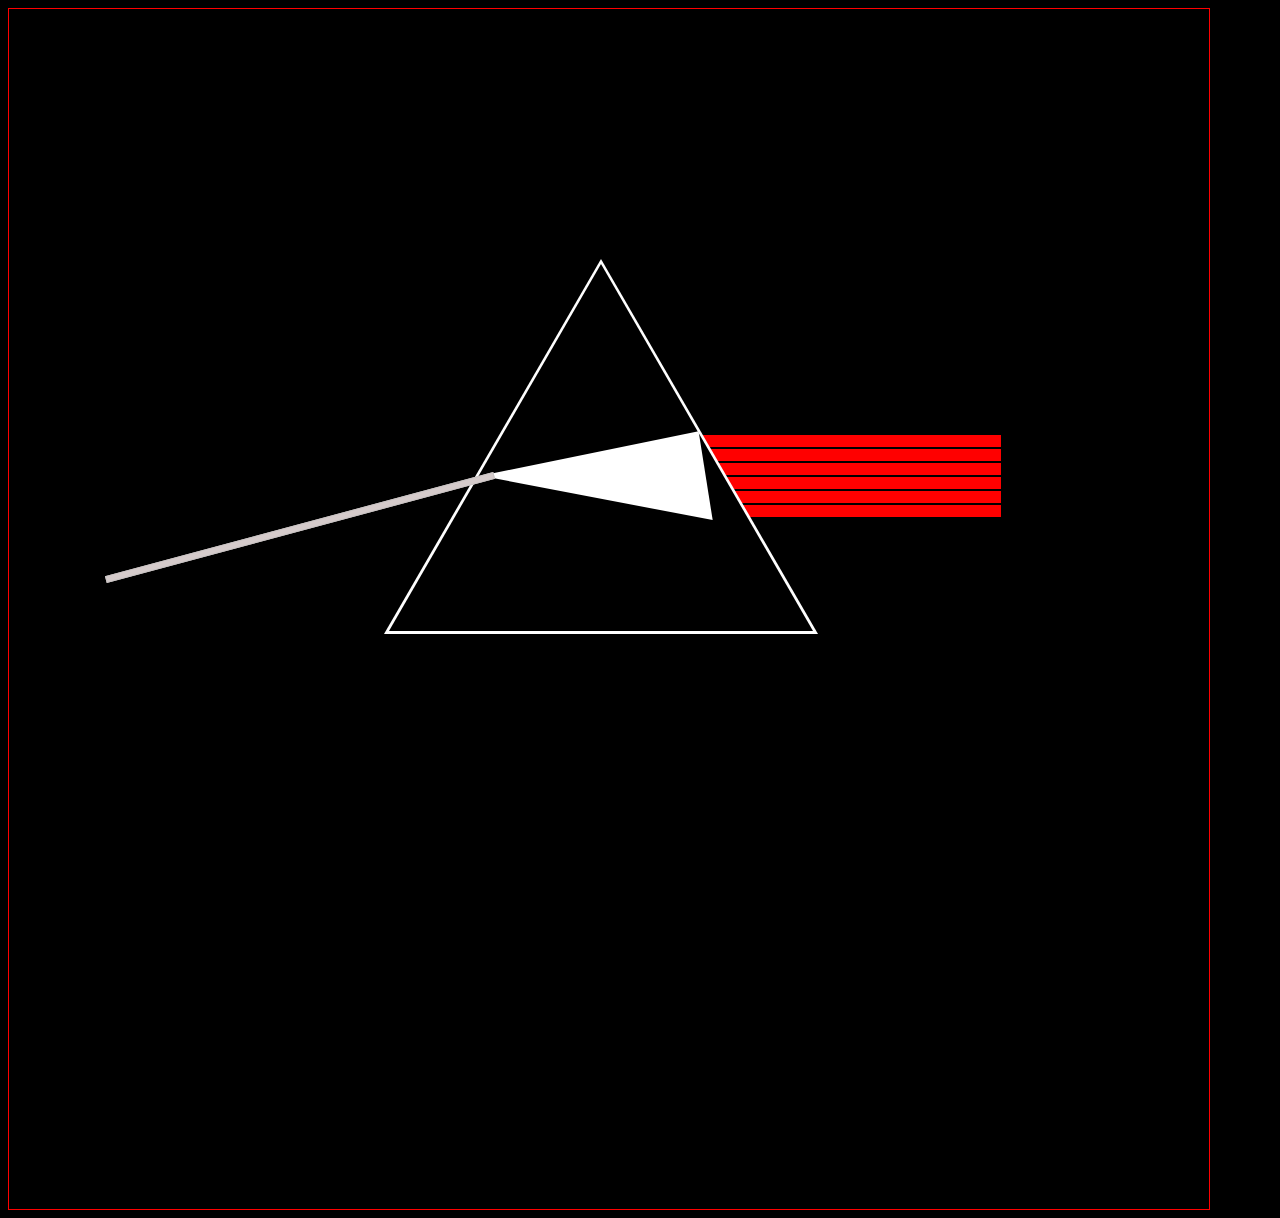
<file: index.html>
<!DOCTYPE html>
<html lang="en">

<head>
    <meta charset="UTF-8">
    <meta name="viewport" content="width=device-width, initial-scale=1.0">
    <title>Document</title>
    <link rel="stylesheet" href="style.css" type="text/css">

</head>

<body>
    <section>
        <main class='container-triangle'>
            <div class="triangle">
                <div class="triangle2">
                    <div class="triangle3"></div>
                </div>
            </div>
        </main>
        <div class="arc">
            <div class="d1"></div>
            <div class="d2"></div>
            <div class="d3"></div>
            <div class="d4"></div>
            <div class="d5"></div>
            <div class="d6"></div>

        </div>
        <div id="trait"></div>
    </section>
</body>

</html>
</file>
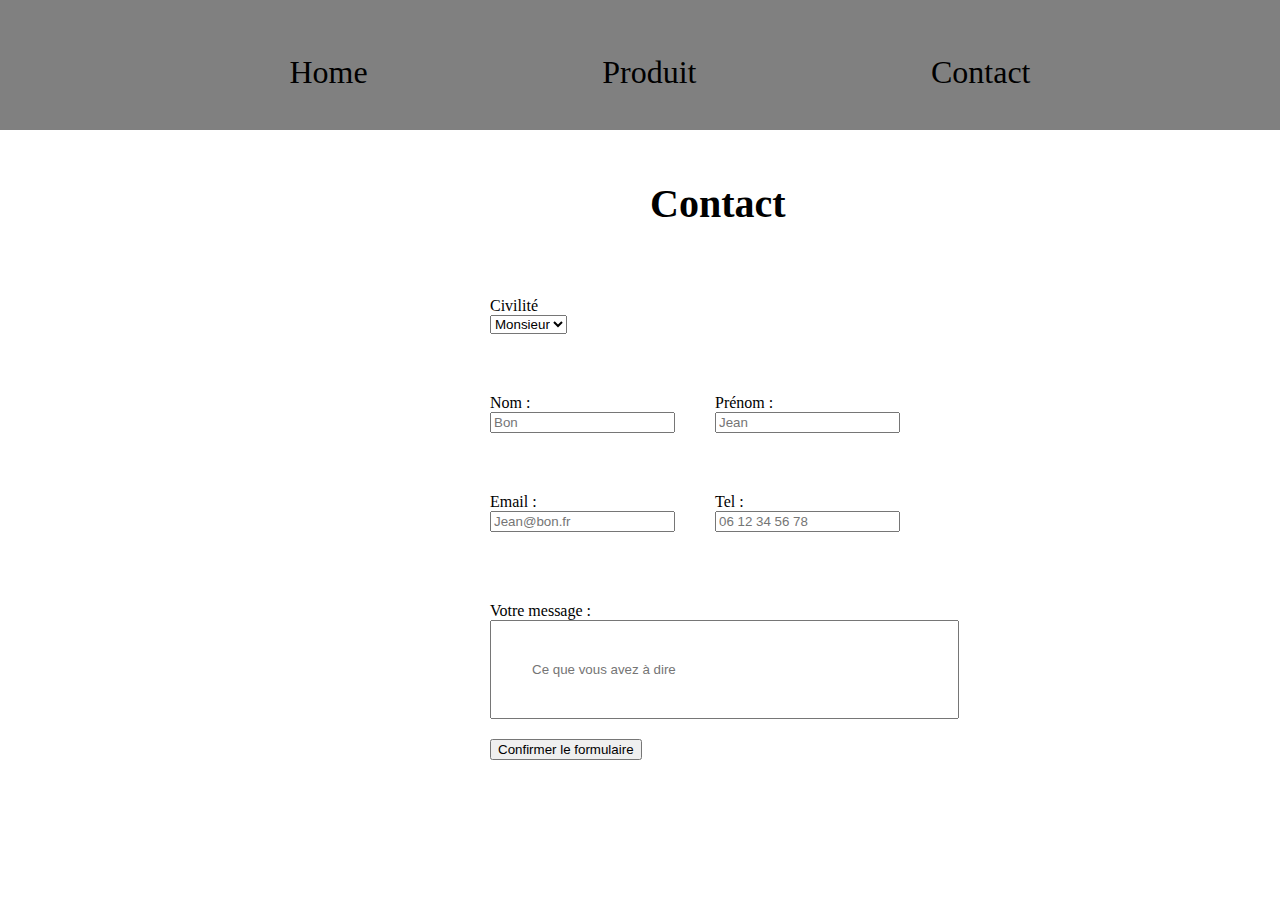
<file: exo1/index.html>
<!DOCTYPE html>
<html lang="fr">
    <head>
        <meta charset="UTF-8">
        <meta name="viewport" content="width=device-width, initial-scale=1.0">
        <title>Document</title>
        <link rel="stylesheet" type="text/css" href="style.css"/>
    </head>
    
    <body>
        <header>
            <nav>
                <ul>
                    <li><a href="index.html">Home</a></li>
                    <li><a href="#">Produit</a></li>
                    <li><a href="#">Contact</a></li>
                </ul>
            </nav>
        </header>

        <main>
            <h2>Contact</h2>
            <section>
                <div>
                    <div class="divitem">
                        <label for="select">Civilité</label>
                        <select name="civilite" id="select">
                            <option value="1">Monsieur</option>
                            <option value="2">Madame</option>
                        </select>
                    </div>
                </div>
                <div>
                    <div class="divitem">
                        <label for="nom">Nom :</label>
                        <input type="text" id="nom" name="surname" required placeholder="Bon">
                    </div>
            
                    <div class="divitem">
                        <label for="prenom">Prénom :</label>
                        <input type="text" id="prenom" name="name" required placeholder="Jean">
                    </div>
                </div>
                <div>
                    <div class="divitem">
                        <label for="email">Email :</label>
                        <input type="email" id="email" name="email" required placeholder="Jean@bon.fr">
                    </div>
                    <div class="divitem">
                        <label for="tel">Tel :</label>
                        <input type="number" id="tel" name="tel" required minlength="10" maxlength="10" placeholder="06 12 34 56 78">
                    </div>
                </div>
            </section>
        </main>

        <footer>
            <div class="divitem">
                <label for="feedback">Votre message :</label>
                <input type="textarea" id="feedback" name="feedback" placeholder="Ce que vous avez à dire">
            </div>
            <button type="submit" class="submit">Confirmer le formulaire</button>
        </footer> 
    </body>
</html>
</file>
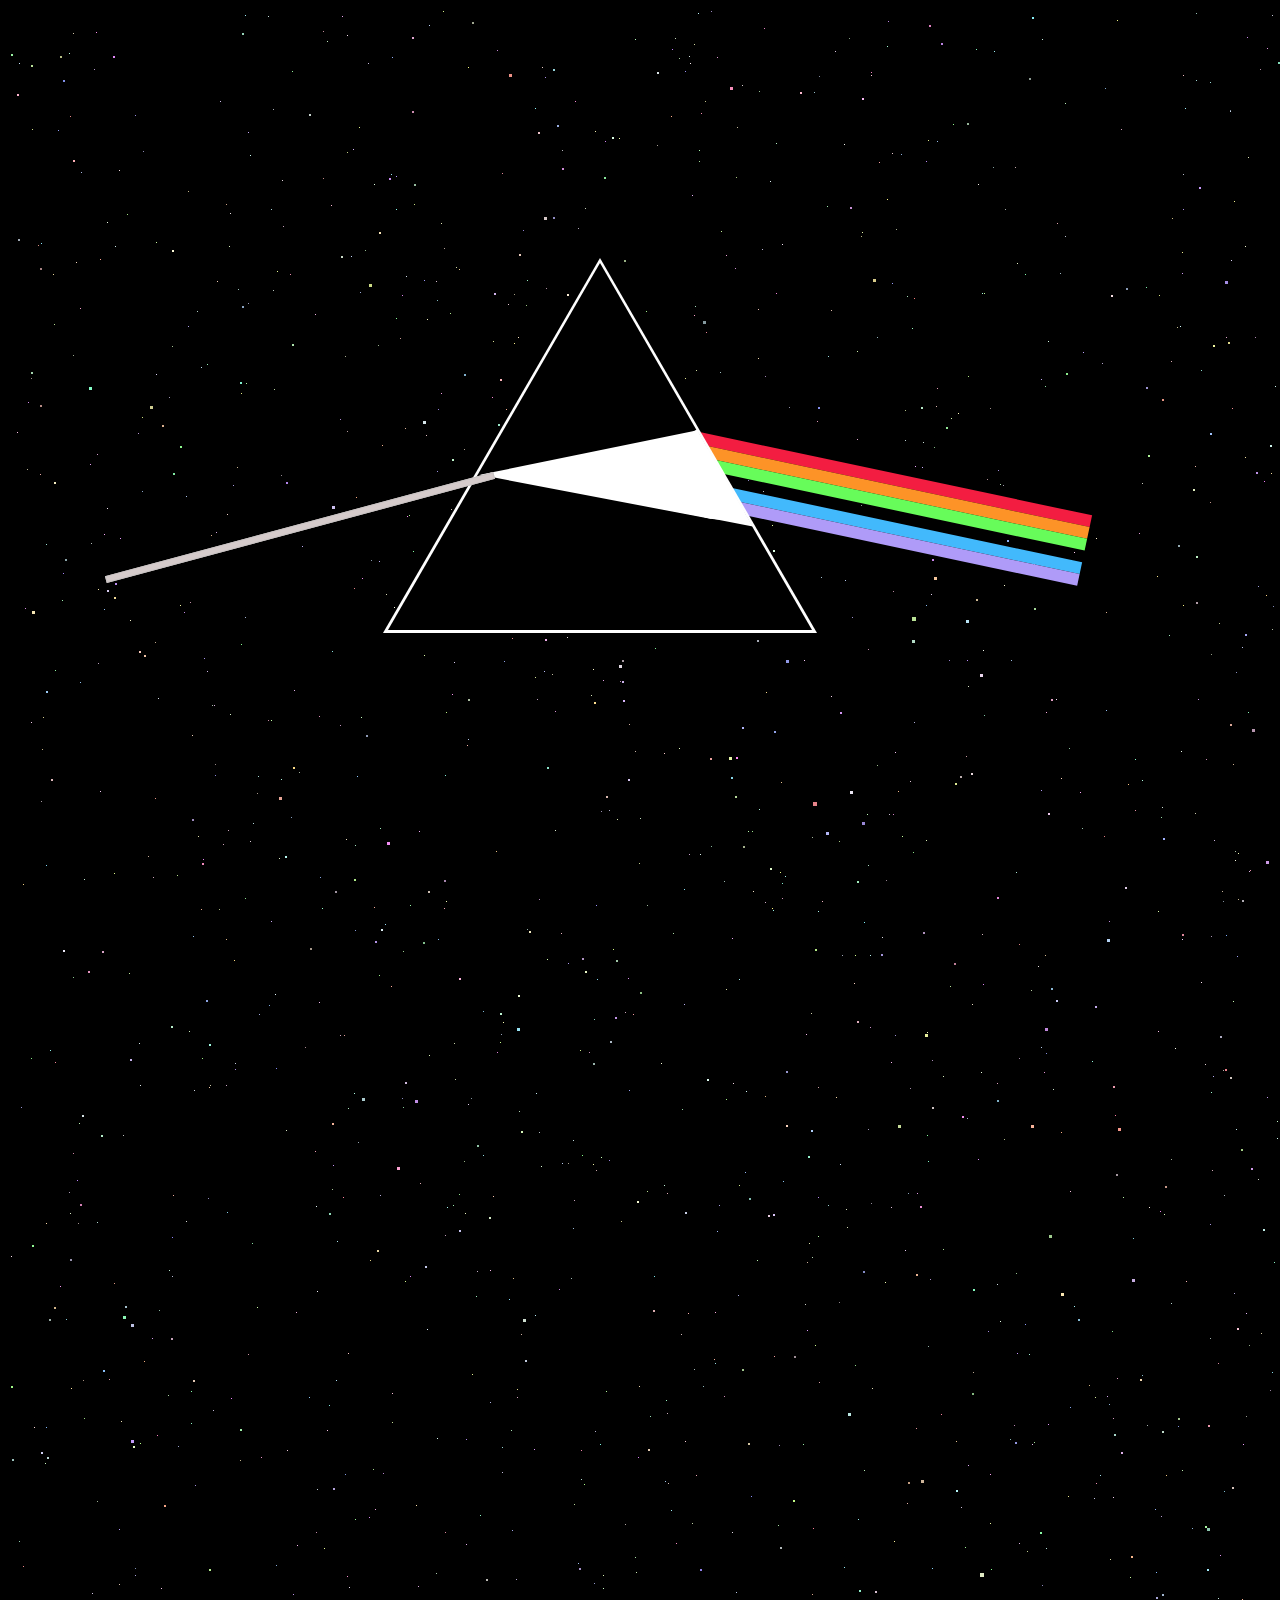
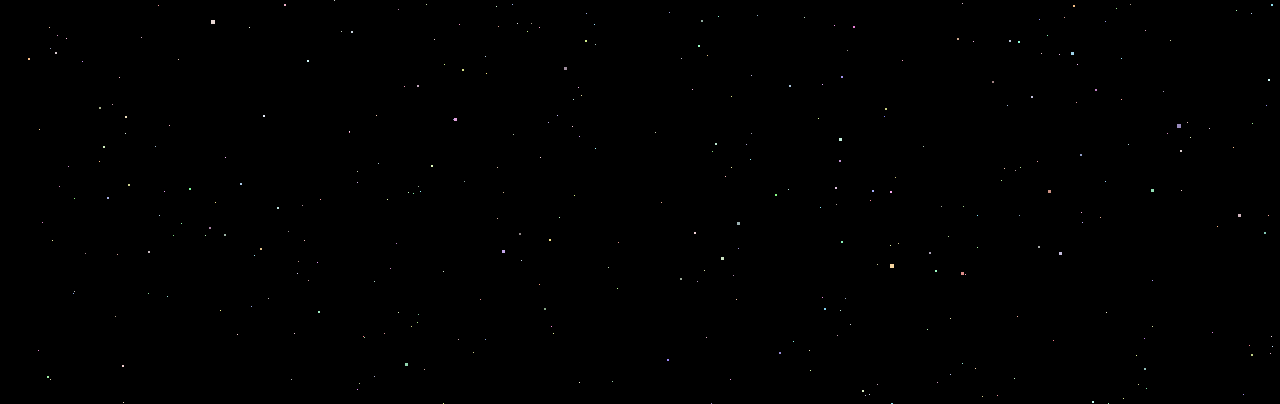
<file: Projet Musique/index.html>
<!DOCTYPE html>
<html lang="fr">
  <head>
    <meta charset="UTF-8" />
    <meta name="viewport" content="width=device-width, initial-scale=1.0" />
    <title>Concour 3WA</title>
    <link rel="stylesheet" href="style.css" type="text/css" />
  </head>

  <body>
    <section>
      <main class="container-triangle">
        <div class="triangle">
          <div class="triangle2">
            <div class="triangle3">
              <div class="triangle4">
                <div class="triangle5"></div>
              </div>
            </div>
          </div>
        </div>
      </main>
      <div id="stars1"></div>
      <div id="stars2"></div>
      <div id="stars3"></div>
      <div id="stars4"></div>
      <div id="stars5"></div>

      <div class="arc">
        <div id="arc1"></div>
        <div id="arc2"></div>
        <div id="arc3"></div>
        <div id="arc4"></div>
        <div id="arc5"></div>
        <div id="arc6"></div>
      </div>
      <div id="trait"></div>
    </section>
  </body>
</html>
</file>
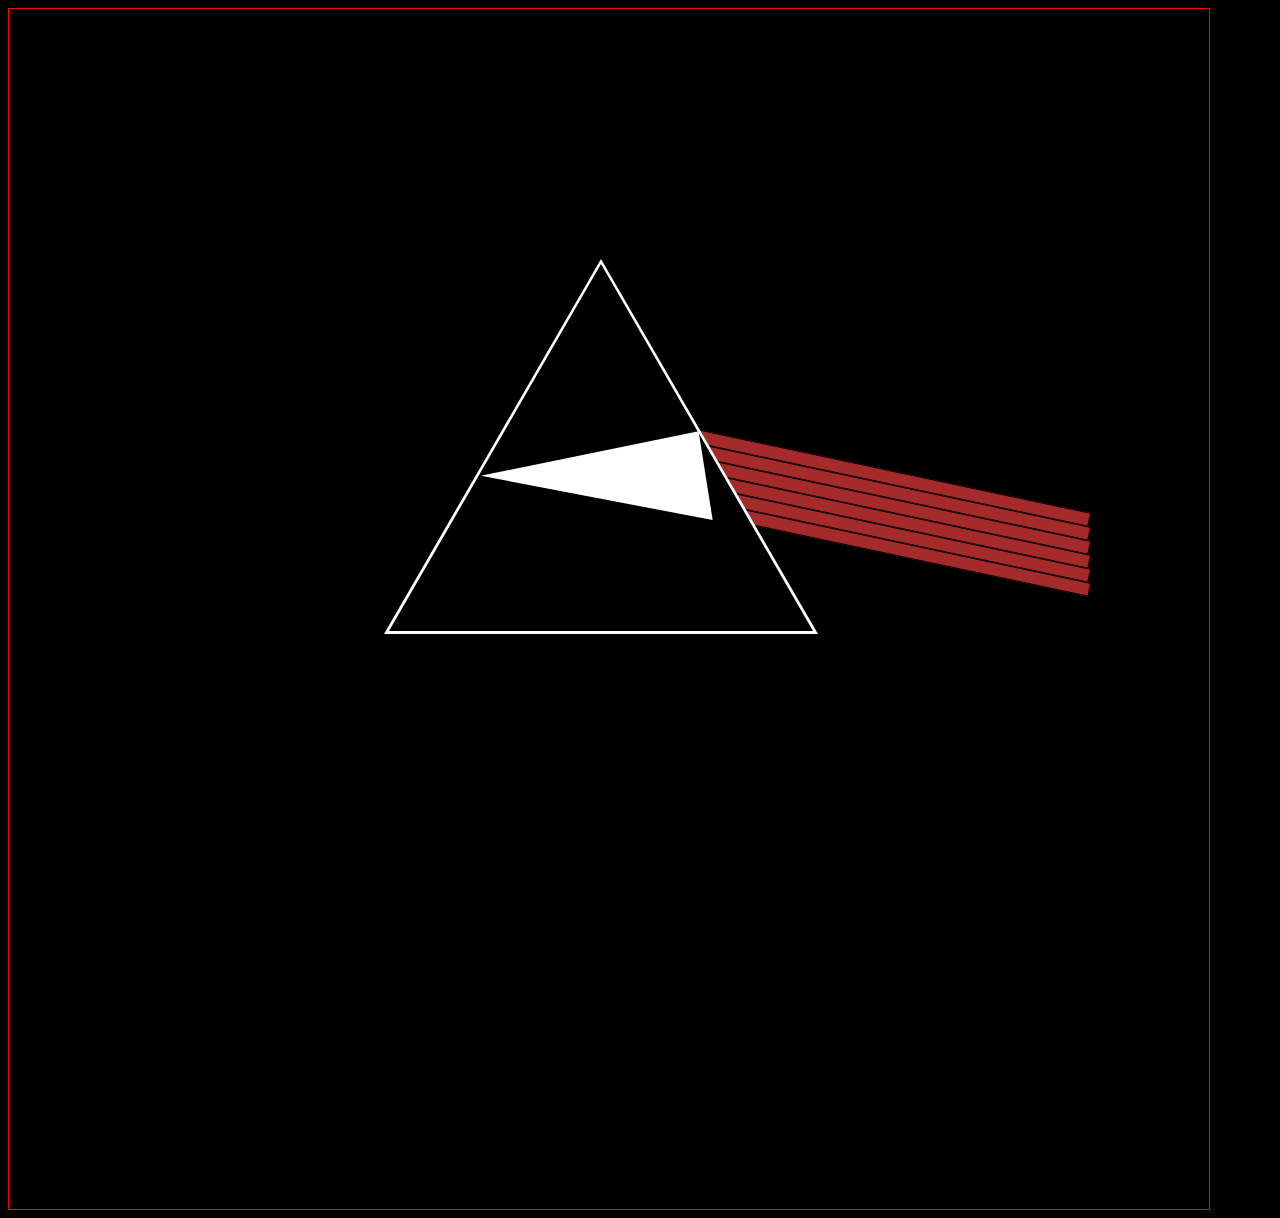
<file: Fabrice/fabrice.html>
<!DOCTYPE html>
<html lang="en">

<head>
    <meta charset="UTF-8">
    <meta name="viewport" content="width=device-width, initial-scale=1.0">
    <title>Document</title>
    <link rel="stylesheet" href="fabrice.css" type="text/css">

</head>

<body>
    <section>
        <main class='container-triangle'>
            <div class="triangle">
                <div class="triangle2">
                    <div class="triangle3"></div>
                </div>
            </div>
        </main>
        <div class="arc">
            <div class="rouge"></div>
            <div class="orange"></div>
            <div class="jaune"></div>
            <div class="vert"></div>
            <div class="bleu"></div>
            <div class="violet"></div>

        </div>
        <div id="trait"></div>
        <div id='stars1'></div>
        <div id='stars2'></div>
        <div id='stars3'></div>
        <div id='stars4'></div>
        <div id='stars5'></div>

    </section>
</body>

</html>
</file>
<file: style.css>
body {
    
   width: 1200px;
   height: 1200px;
    background-color:black ;
    border: 1px solid red;
    
    
}
.arc {
        position: absolute;
        left: 600px;
        top: 434px;
}
.triangle {
    height: 0;
    width: 0;
    border-right: 87px solid transparent;
    border-bottom: 150px solid rgb(254, 254, 254);
    border-left: 87px solid transparent;
    position: absolute;
}

.container-triangle {
    zoom: 2.5;
    width: 300px;
    z-index: 100;
    position: absolute;
    padding: 100px 150px;
}
.triangle2 {
    height: 0;
    width: 0;
    border-right: 85px solid transparent;
    border-bottom: 147px solid rgb(0, 0, 0);
    border-left: 85px solid transparent;
    float: left;
    position: relative;
    left: -85px;
    top: 2px;
}
.triangle3 {
    display: inline-block;
    position: relative;
    top: 47px;
    left: -20px;
    height: 0;
    width: 0;
    border-right: 4px solid transparent;
    border-bottom: 89px solid #fff;
    border-left: 32px solid transparent;
    transform: rotate(-99deg);
}
   section {
    margin:auto;
    height: 600px;
   }

.arc div {
    width: 400px;
    height: 12px;
    background-color: brown;
    border: 1px solid black;
    background-color: red;
  position: relative;
  animation-name: slide;
  animation-duration: 2s;
  animation-timing-function: ease-in-out;
  animation-iteration-count: infinite;
}
@keyframes slide {
    0% {
      left: -25%;
    }
    50% {
      left: 25%;
    }
    100% {
      left: 50%;
    }
  }

#trait {
    width: 400px;
    height: 5px;
    background-color: rgb(213, 203, 203);
    position: absolute;
    border: 1px solid rgb(200, 195, 195);
    top: 524px;
    left: 99px;
    z-index: 500;
    transform: rotate(-15deg);
}
</file>
<file: exo1/style.css>
body {
    margin: 0;
}



header {
    padding: 15px;
    background: grey;
    height: 100px;
    text-align: center;
    display: absolute;
    align-content: center;
}
nav {
    padding-top: 15px;
}
ul {
    display: flex;
    flex-direction: row;
    justify-content: space-evenly;
}
li {
    list-style: none;
    
}
a{
    text-decoration: none;
    font-size:2em;
    color: black;
}





main {
    margin-top: 50px;
    margin-left: 450px;
}
h2 {
    margin-bottom: 50px;
    margin-left: 200px;
    font-size: 40px;
}
div {
    margin: 20px;
    display: flex;
    flex-direction: row;
}
  


footer {
    margin-top: 50px;
    margin-left: 470px
}
#feedback {
    padding: 40px;
    width: 385px;
}



.divitem {
    display: flex;
    flex-direction: column;
}  

.submit {
    margin-left: 20px;
}
</file>
<file: Projet Musique/style.css>
@keyframes anim-stars {
    from {
      transform: translateY(0px);
    }
    to {
      transform: translateY(-2000px);
    }
  }
  #stars1,
  #stars1:after {
    background: transparent;
    height: 1px;
    width: 1px;
    box-shadow: 1178px 1273px #f7b0b0, 1959px 1087px #87c686,
      495px 1014px #f8feb5, 728px 169px #a8c480, 212px 93px #ccbeea,
      1679px 919px #adf5cd, 1068px 1694px #d39398, 1546px 592px #8281a0,
      924px 1560px #8dd4f6, 728px 1891px #ecbea2, 1279px 42px #91c68c,
      410px 1778px #9db09b, 279px 1442px #eac6d6, 682px 55px #fdeef1,
      561px 621px #98a486, 657px 1473px #a3c6ed, 340px 1345px #fcc6c4,
      727px 260px #cc92d1, 1905px 482px #8f9bb6, 581px 1044px #c488b5,
      869px 1856px #c4c394, 1235px 1436px #ef9efe, 839px 1642px #918d86,
      151px 1807px #b9d4e1, 1533px 1477px #a5fac1, 902px 1080px #a38ca6,
      170px 1438px #9aa4d0, 737px 1164px #94bbfd, 325px 1157px #c993f7,
      190px 828px #dedca5, 1581px 1807px #c6a6d3, 1489px 55px #e780b2,
      3px 1248px #f4dbe9, 340px 1100px #aee7c0, 1850px 573px #a5c4db,
      1218px 927px #81adf7, 804px 829px #a2b59d, 1300px 617px #baa1ea,
      519px 272px #95ecbe, 1563px 678px #d29c8a, 396px 1678px #ee9bbb,
      1937px 307px #a3f383, 1976px 1852px #fe8cfb, 1457px 1381px #9ee9fa,
      1822px 544px #b2ecff, 1906px 414px #bffa9a, 1581px 419px #cf8dce,
      1858px 1141px #9bb0b7, 795px 1436px #98e8a6, 627px 1549px #b0e4ac,
      209px 273px #f3cdb4, 1740px 1219px #82b8a2, 1359px 1946px #eba6e9,
      688px 1467px #eaa6b2, 411px 823px #f7b0fe, 30px 237px #d68e80,
      1188px 5px #93bdb2, 773px 471px #c9aff3, 1702px 1391px #a1ef9c,
      1038px 1540px #b0d9d2, 547px 703px #db94d6, 436px 1656px #c8ea88,
      1247px 329px #af88b0, 1227px 852px #f9fae2, 1151px 287px #dce780,
      1512px 1121px #b6de8c, 1994px 1538px #cad7ec, 1470px 1447px #d1cb8d,
      1500px 1043px #b0b6e6, 1393px 789px #d8b58d, 1576px 851px #b9fbb7,
      346px 580px #e4868e, 1470px 2px #bcaab1, 1430px 1078px #a3d3a9,
      1275px 342px #f1afb7, 1602px 1185px #f681ea, 566px 1496px #b5d498,
      1368px 607px #85e5b7, 172px 549px #ef97df, 756px 20px #e989c6,
      341px 1723px #f1ecfe, 754px 241px #b9b6d5, 811px 68px #80889b,
      1827px 847px #83d7dc, 900px 1185px #89a1b9, 1411px 175px #8bf0cb,
      1331px 1314px #a8fbd0, 400px 1784px #c7fbc5, 1953px 682px #a6ccd1,
      1459px 1174px #c0daad, 325px 1998px #99c0f6, 1066px 1298px #adf9fd,
      386px 599px #f9fbe7, 508px 1571px #ada2c6, 1787px 557px #eabcf8,
      948px 1433px #e6c18f, 1081px 1377px #d5b581, 775px 1173px #8cc5ef,
      457px 1205px #ecf7be, 690px 5px #b9f3fa, 677px 370px #e3e695,
      738px 1083px #d0f4f9, 834px 947px #9ea5b6, 1333px 1046px #eba191,
      827px 43px #ddc6e1, 282px 266px #e78bac, 1202px 74px #99d9d5,
      733px 529px #cefe98, 19px 461px #b6af92, 430px 401px #9482dc,
      127px 1567px #a6a3d9, 115px 1994px #e5cfb9, 1260px 1807px #fbad9e,
      849px 343px #cdeeaa, 1755px 1790px #a685be, 1638px 304px #cea9d5,
      227px 1061px #a98dda, 42px 1640px #8e95b5, 1267px 378px #d4faf3,
      728px 1584px #b7c9e7, 360px 55px #c6b7dc, 1978px 1057px #fbe0f4,
      585px 661px #fdf8c8, 9px 424px #fdbee3, 1344px 1188px #ddcfd6,
      1694px 1066px #ade6aa, 410px 1906px #81bb99, 506px 286px #a19c82,
      919px 1024px #f2f4bd, 437px 1227px #bb99b5, 410px 1578px #dcaae0,
      918px 832px #d9efb5, 1444px 1228px #e5c8ce, 343px 248px #bdd0f5,
      35px 709px #d1c98f, 1259px 40px #dc93db, 1072px 784px #fea8fa,
      1376px 1184px #bdc9c6, 469px 1263px #c5aec6, 810px 1228px #b0f6a4,
      706px 1351px #f2af97, 716px 1388px #d08eb8, 1880px 1741px #c5b5af,
      1776px 1176px #e0e0a8, 574px 1147px #86fe88, 554px 1155px #b7c8ee,
      1263px 1928px #edd7e4, 401px 507px #99eb80, 83px 535px #b0b9b6,
      23px 714px #efc7e7, 1434px 502px #a7e9d6, 1567px 1743px #b58d89,
      1738px 1173px #9da1f1, 33px 793px #a69ba2, 433px 215px #dfe5b5,
      1162px 1632px #cbcda5, 832px 1156px #cce1f4, 286px 682px #e1b2e9,
      1277px 1071px #86cdf4, 189px 303px #b0ccc3, 1784px 441px #bcb0e9,
      708px 601px #fadbad, 203px 527px #d2aa88, 837px 572px #b4c7ef,
      1535px 1395px #dbadaa, 1560px 1966px #b6bff3, 347px 1511px #96f498,
      1048px 691px #f0dcef, 409px 1914px #a6e083, 372px 1187px #b2a8d5,
      697px 598px #ecea8e, 518px 297px #9cc284, 1910px 390px #dad6b5,
      1695px 412px #e687f2, 1812px 91px #e8c5f9, 1033px 1645px #e1c2c6,
      437px 767px #85ecd8, 1122px 1596px #a79a8a, 646px 1268px #83e6ea,
      959px 1110px #a8a8cc, 1115px 1189px #b5efa5, 1686px 1675px #bfbead,
      908px 1420px #de9299, 242px 833px #d9cbd5, 716px 873px #9ab7af,
      74px 1653px #c894f0, 1801px 1794px #fd98a0, 1784px 1213px #9ddcf8,
      887px 1027px #9a8ece, 1453px 164px #99cadc, 1835px 331px #bcc18c,
      111px 1521px #b79efe, 1670px 314px #98de8f, 374px 437px #f3b18d,
      365px 1461px #a1d588, 352px 284px #9bacd8, 242px 147px #cafcef,
      996px 577px #fafed4, 448px 259px #c8d39f, 637px 375px #b483b7,
      980px 1323px #a489e0, 1453px 1660px #83cf83, 1918px 1144px #a797e1,
      1780px 884px #929a84, 587px 1636px #a7c2b9, 565px 1132px #c0dbdf,
      96px 526px #fcadfb, 810px 1189px #b78aee, 207px 1794px #eddb83,
      484px 389px #f786d7, 1348px 1404px #aaf6f4, 1243px 1605px #b9d1f3,
      290px 1853px #bb978f, 1120px 1736px #b2d1d7, 109px 1846px #d09c94,
      296px 1832px #f4bebe, 1957px 1100px #adadb2, 918px 597px #8bbaef,
      1905px 1534px #e9a7db, 1367px 835px #b4f7bc, 801px 1235px #dce1a6,
      1915px 1381px #8a99d5, 1348px 1084px #c28aac, 1698px 712px #a681c3,
      1302px 1357px #c2f49e, 1033px 371px #c0a6f2, 119px 206px #a1e083,
      420px 596px #f686f0, 528px 1085px #c0e6ec, 585px 1156px #eaeea2,
      1465px 839px #d49c80, 115px 1127px #c2c3c2, 186px 1082px #d0d6e3,
      1509px 417px #b6a18e, 1037px 378px #90dda4, 953px 1499px #cebeda,
      862px 1019px #c98fc7, 1963px 857px #c9fba0, 1347px 1518px #fbbee5,
      1844px 285px #c899cc, 362px 1252px #e1cf87, 446px 1035px #c3cfa6,
      1356px 1582px #8eeffd, 1846px 543px #bcc0d6, 1606px 1504px #ffd9aa,
      601px 802px #aeacc9, 965px 1364px #b6a592, 970px 176px #f8f2ea,
      1289px 1809px #b194c8, 742px 1751px #8ee9ee, 421px 1047px #e0fabc,
      595px 1580px #cbfec7, 426px 1631px #dfccce, 458px 1536px #e0ace6,
      1544px 1622px #faa988, 770px 1517px #a7e1a3, 774px 616px #f4ffe2,
      1440px 1308px #f5fddd, 1288px 1763px #d4fda0, 1917px 1862px #fabeed,
      923px 586px #ddccea, 1338px 1000px #9ee8b6, 1422px 844px #82d390,
      505px 1270px #dbba88, 1661px 76px #b4e5da, 1264px 7px #c3c5d5,
      879px 38px #a7f9d2, 942px 1966px #b5c3e8, 1763px 1810px #db9dc7,
      586px 1011px #81ceb6, 1750px 832px #b1d1bb, 897px 1242px #e7ccf2,
      1012px 1759px #aedd8f, 1837px 878px #9986df, 403px 1918px #d2d587,
      183px 1415px #8df6c4, 1023px 982px #b9cfa4, 482px 1262px #fbbbed,
      853px 228px #b2b280, 86px 61px #b39bc9, 1420px 1259px #82bc87,
      586px 1616px #97d9f8, 985px 159px #829c9b, 674px 1101px #92d2a5,
      1134px 475px #c6c7bc, 147px 790px #e59788, 1130px 1976px #d0d19c,
      1422px 1565px #8cefd7, 809px 413px #de95b6, 573px 1442px #ee85aa,
      1029px 1753px #ea9ca0, 1815px 610px #afa9ff, 1153px 1508px #b299cc,
      1264px 1938px #c2dffb, 1158px 1467px #eec784, 309px 1481px #bcc8d0,
      1759px 532px #ffed84, 902px 773px #ddc5d5, 366px 176px #defddf,
      764px 900px #fef685, 260px 712px #c888a3, 1824px 1375px #8b93f1,
      180px 183px #c2b387, 725px 1075px #f2d4e3, 1507px 1244px #e2fcd9,
      537px 69px #ae8fe4, 148px 366px #dad1f3, 383px 978px #feaa9a,
      1626px 898px #a388d9, 879px 191px #f8f184, 1589px 1261px #abe89d,
      1388px 1334px #f5d1a6, 456px 1153px #95b186, 1798px 1257px #cfe1ad,
      1458px 790px #8be7ef, 1039px 1627px #8df5b6, 1934px 550px #99b5ed,
      106px 1275px #da9781, 456px 441px #aba091, 1384px 1266px #b3d6e1,
      869px 329px #91afb6, 375px 1465px #b281ca, 117px 1725px #d1e3d8,
      749px 1252px #b6f1ac, 1487px 1876px #bedbb9, 193px 901px #e8a78a,
      1904px 112px #d2fdf8, 929px 1974px #d198c0, 294px 1797px #b1929b,
      1920px 353px #bfa88f, 1476px 468px #ecca95, 1379px 1946px #909ecd,
      483px 607px #e2b19d, 536px 663px #babff7, 1545px 1097px #d98de1,
      1753px 1140px #bef08b, 1376px 1685px #c5effe, 1537px 666px #aeaa90,
      506px 335px #f6eb8a, 321px 1397px #87eae0, 357px 242px #94b88f,
      698px 324px #e48295, 1998px 1336px #8fdff4, 983px 1561px #81fe8b,
      68px 254px #f1d6bd, 1731px 668px #cce59a, 587px 1423px #b4b0cc,
      315px 23px #c28a98, 969px 1839px #abf4a1, 549px 1707px #c8bef6,
      268px 1060px #8386ed, 11px 55px #c8e5fd, 1101px 1396px #90b6d6,
      1888px 145px #fa9fb8, 539px 951px #cffbaa, 494px 165px #e08697,
      527px 100px #95fcfd, 1984px 1316px #d5d3a5, 438px 704px #b6ec84,
      1537px 840px #f5b9e5, 1929px 1067px #8e82f9, 1944px 1231px #a4f687,
      1533px 491px #bfa3f4, 771px 1437px #a38cb6, 1708px 296px #bae3cc,
      127px 107px #948cdd, 820px 1197px #99d0cf, 1204px 1924px #db85dd,
      596px 505px #808fae, 1977px 678px #d4e4dd, 1823px 294px #a3db90,
      111px 1576px #d8bfa9, 1831px 406px #9ba0c8, 394px 1090px #8b8abc,
      1011px 1807px #88a1b4, 1453px 1749px #fda2e9, 1229px 948px #9da1f0,
      995px 477px #9c95a6, 1301px 1868px #83b38e, 1575px 77px #be9ce1,
      828px 1796px #aa9d96, 1417px 1949px #b78bfb, 1514px 178px #81b5e3,
      1889px 231px #a6d5cd, 989px 1075px #dc9dbd, 765px 902px #9bf4e7,
      960px 678px #d9e5c6, 1784px 269px #bc9bd5, 890px 783px #f4b989,
      66px 1790px #8ff184, 501px 1291px #8de4fe, 1163px 1295px #b6d2ce,
      63px 1380px #fee39f, 559px 629px #d9d2d4, 1006px 1970px #c8f7cd,
      1712px 1626px #ccf2b0, 906px 714px #aaabd3, 266px 381px #b7d4a0,
      1099px 1388px #d2a7e8, 1690px 1422px #8ed6ad, 395px 1099px #85c497,
      847px 947px #d4ff91, 1504px 1912px #8f98e8, 1452px 1968px #bcebe2,
      1637px 172px #95f6b3, 1293px 502px #f1a1dc, 1837px 1834px #eeb1a7,
      199px 663px #d0b7e6, 1007px 159px #c4aaab, 1526px 957px #c1a8bb,
      1845px 1891px #ecfbe3, 1965px 985px #88de83, 156px 1783px #e8a3f3,
      814px 1889px #e98ad9, 810px 1710px #d6f99c, 943px 410px #cff1ac,
      1389px 1486px #99babf, 1136px 1930px #bc80df, 1120px 776px #fdc687,
      854px 224px #e7f6a9, 460px 59px #f8ff80, 1858px 1724px #9cbff4,
      1635px 358px #c8ab85, 625px 1006px #f3989e, 999px 1697px #a5b9d6,
      65px 1145px #cb83a3, 509px 1389px #d1a2bd, 161px 389px #9f96b4,
      1034px 1577px #8a86ba, 886px 1533px #fff69e, 1690px 844px #8dc3ab,
      153px 1580px #f4c2e6, 34px 1814px #d983c4, 547px 822px #dcead0,
      1410px 114px #89a4f2, 503px 1422px #a9e0b5, 1466px 1356px #de93ce,
      1444px 1640px #b393f5, 1427px 146px #a4b4de, 677px 63px #9791f2,
      1395px 552px #8acb95, 104px 1696px #c499a5, 1154px 799px #cee0d4,
      1074px 820px #99c2ac, 1864px 978px #a0dca6, 968px 41px #80f1b8,
      1890px 55px #f285b9, 1163px 1151px #9cab96, 758px 684px #f2d68d,
      492px 1034px #c2fa8a, 1202px 494px #bd9388, 890px 1835px #cec48e,
      200px 1190px #908abb, 397px 420px #dbb49c, 1752px 310px #b2c29a,
      91px 1753px #fdbd82, 286px 1925px #e2c1d2, 893px 146px #8cb0df,
      904px 320px #9cfac1, 193px 359px #b8d8e8, 1450px 118px #9ad6f7,
      1712px 4px #9fcad9, 1060px 1488px #eae688, 260px 8px #c1dddb,
      1610px 317px #b6c4bd, 1605px 1453px #eaebb0, 712px 364px #9ebebf,
      1985px 1779px #8a8d8a, 1237px 238px #f7fcd6, 384px 1385px #fabdd9,
      781px 399px #8e8da4, 89px 1214px #b0d8d1, 1339px 1351px #b7eaec,
      675px 479px #bdcbd6, 26px 1419px #fad9d4, 1817px 151px #fa88ce,
      1434px 289px #bfb9d1, 1250px 1171px #ced6c8, 1643px 1217px #97cbc4,
      1729px 1212px #85b8e8, 1565px 183px #bbb3dc, 1526px 484px #a49ccf,
      1465px 1926px #a4d1b8, 749px 1607px #97b4c6, 1087px 1389px #d8eda1,
      860px 641px #c18baa, 1773px 1831px #829af7, 418px 1596px #c0d4a3,
      17px 600px #d58edf, 810px 903px #acf4ef, 1422px 1518px #8898f2,
      1805px 1332px #9debae, 1034px 31px #c4ede1, 429px 463px #9b91e1,
      711px 1197px #aea2e7, 1906px 1435px #d78d86, 665px 925px #a9d8a3,
      905px 844px #88de87, 586px 1575px #9198ca, 612px 673px #c08eba,
      920px 1338px #92b0a9, 680px 1305px #fcaeac, 388px 168px #b296f7,
      1761px 1842px #eca88e, 1479px 751px #98f7e9, 926px 439px #81b482,
      1735px 1743px #8cd3d2, 764px 517px #e3fc9b, 663px 108px #faab89,
      1610px 947px #c78ddd, 1967px 1026px #f5baae, 1337px 287px #b9f6a4,
      1600px 636px #cb9ded, 346px 1085px #b0ffe4, 1264px 1364px #87d9e9,
      974px 1988px #d9cf92, 1088px 530px #fbedcb, 639px 897px #9cb69c,
      609px 1880px #b6f595, 688px 561px #a0d29c, 1239px 29px #c789e4,
      724px 1524px #e0d9e4, 131px 1035px #d3e8ea, 1771px 582px #a9efcf,
      1462px 1980px #ecd7be, 1536px 1459px #cef8d4, 1726px 1713px #ee9ccb,
      1222px 102px #82919e, 1019px 1543px #c1ce8f, 482px 1394px #aeb3e0,
      919px 1921px #aaedb0, 218px 931px #d8b284, 1980px 1738px #c381c9,
      990px 462px #a18bd8, 1455px 468px #9d96ce, 1746px 1679px #e08a8e,
      1008px 1265px #91bc8b, 1250px 578px #9c9fde, 71px 1115px #baf6b0,
      230px 281px #9ac2b9, 1586px 1951px #deb8b2, 1262px 1945px #dab3c6,
      647px 1724px #c1c7aa, 836px 136px #f3f5ee, 1544px 1537px #f483f7,
      1127px 802px #e793a6, 263px 913px #c9aaf6, 335px 1189px #ff839f,
      1153px 809px #96d8a5, 884px 145px #e6c4cd, 960px 1457px #e1acfb,
      698px 576px #b499d4, 850px 1511px #9aefef, 836px 1559px #99eaf3,
      439px 1199px #a6f6ed, 741px 615px #9eb2eb, 307px 1143px #f09fb7,
      1791px 1449px #c7e4f5, 1581px 1904px #99fef3, 1962px 1964px #bad1da,
      1411px 1393px #cf8efb, 924px 1052px #a98db8, 621px 1082px #9ca8f8,
      1795px 1353px #eb9991, 1991px 699px #aea2df, 691px 142px #aafdaf,
      111px 162px #f5dfe2, 571px 1728px #cc9ae6, 62px 108px #e48585,
      529px 691px #b89bb8, 1982px 1889px #ebd8bc, 1109px 12px #ecf381,
      1147px 1501px #93b3f2, 1687px 1149px #e2dcfa, 1636px 843px #f093a4,
      1622px 281px #91e3a7, 715px 514px #ff82b7, 353px 709px #c3febe,
      1292px 1722px #818af0, 1953px 259px #da949f, 1954px 1038px #dfd4eb,
      1138px 1980px #81dca3, 621px 716px #d2ae9e, 1164px 210px #cabb85,
      1581px 1771px #bae3fc, 180px 318px #ada3ec, 831px 833px #a8ca84,
      289px 1537px #f8b6ec, 623px 615px #d7cd81, 1627px 480px #a3fbc6,
      989px 1276px #cedde0, 1812px 1288px #d0f9cf, 982px 400px #9d8e8a,
      1836px 959px #f2f889, 806px 84px #94bcc8, 339px 27px #f4dcec,
      883px 1199px #dfbddc, 1461px 1461px #ff99fd, 684px 1515px #bdcfa4,
      1414px 1729px #a782bb, 468px 1288px #9eebbf, 338px 831px #ebdcbc,
      148px 234px #c6f5a2, 1877px 324px #dcad9b, 489px 42px #c483d0,
      1999px 1394px #b1bea9, 1781px 1199px #c7d986, 1388px 353px #ecd6a6,
      1730px 524px #d6a0de, 316px 1540px #e8fb99, 429px 292px #81b7be,
      699px 1647px #e6c588, 1721px 1616px #ea8bab, 250px 768px #a6dcd9,
      1238px 1305px #e4b4f3, 1197px 1056px #decbd0, 1216px 1483px #81bed1,
      238px 375px #aaea9f, 1822px 1339px #aec2db, 77px 1845px #9f838a,
      283px 1971px #aeb2b1, 1801px 97px #e3edfc, 611px 130px #f0fea1,
      273px 467px #8f868e, 1815px 1955px #9efecb, 1305px 834px #9190c6,
      222px 706px #d7f4cc, 92px 251px #fda493, 857px 1987px #aca2bf,
      841px 30px #829c81, 52px 1278px #fa96f2, 1891px 1086px #90fbae,
      1628px 338px #f5d18d, 202px 1077px #cac8a7, 1724px 902px #e1ae8d,
      531px 1124px #b4bec4, 820px 348px #97dae1, 1500px 296px #868bec,
      319px 33px #bfe6bc, 1770px 1896px #afb8cc, 478px 1665px #f8e481,
      237px 609px #a7b4d0, 350px 1134px #93a3af, 768px 285px #ed81d5,
      1179px 1714px #e6b9b7, 412px 1783px #95f1fd, 1968px 471px #b9e5ca,
      1343px 893px #c18bdc, 1062px 1399px #81a5ea, 1212px 1547px #df91ec,
      1771px 121px #89faa0, 1230px 845px #eef9b4, 55px 565px #a181f7,
      1415px 616px #9cec8a, 897px 502px #ed94c5, 460px 731px #aec4e9,
      1687px 446px #b9b685, 1831px 1552px #ebf4f4, 519px 1623px #c0eb85,
      1779px 985px #fce9f7, 1066px 544px #ffd1f2, 199px 356px #98edb8,
      862px 947px #b7efeb, 897px 402px #b1be87, 450px 1931px #c6a5aa,
      136px 1353px #f2af81, 1632px 459px #ceaf96, 1883px 1121px #efd699,
      1137px 1622px #d8a1bc, 251px 1006px #a4acdf, 464px 1366px #e4ef90,
      271px 850px #dce9c2, 856px 1462px #bbefb9, 839px 458px #cfaab9,
      1711px 1702px #f3aecf, 1390px 1217px #baedb1, 1412px 1148px #a5eacc,
      637px 373px #c4ae8c, 31px 1721px #f2c787, 863px 64px #f581c4,
      38px 1419px #82b7f8, 1812px 119px #f7998c, 140px 848px #cbae98,
      680px 526px #d99ab2, 349px 1981px #e586f8, 1848px 1096px #9ac9a6,
      477px 1931px #849eca, 620px 970px #dc93ec, 888px 221px #a3a98c,
      1131px 525px #e195d7, 1125px 1230px #83cfdc, 1053px 770px #fbd3bc,
      554px 142px #b6b5bd, 659px 1185px #e0a7b5, 1927px 244px #b5f0c5,
      1301px 1142px #a7e3b0, 222px 205px #e9e0e3, 693px 105px #f28aaf,
      914px 459px #cbadfa, 1672px 872px #b2bfbe, 823px 688px #eecce6,
      1062px 1183px #f4c1de, 880px 13px #bc85e5, 99px 214px #eaf9e2,
      1397px 966px #c2ceb4, 1655px 1631px #a590f6, 1504px 1591px #a7cdfe,
      691px 153px #a4dd99, 1832px 266px #84bffe, 1990px 1817px #bfb98f,
      366px 899px #f1ac99, 1615px 807px #98b3e7, 388px 310px #88f997,
      1774px 456px #97a1e9, 1061px 740px #8cc09d, 1414px 206px #d99df5,
      1843px 1608px #8adec6, 703px 3px #9989c0, 1457px 793px #9baa84,
      429px 1430px #d1f1e9, 1581px 1806px #b5c4ea, 1098px 702px #93bef3,
      1259px 1089px #c199e6, 164px 338px #a2be92, 1785px 1468px #ee9afc,
      544px 666px #bfba9f, 1673px 1238px #ee9991, 498px 401px #f0ac8d,
      226px 952px #fcda81, 1073px 1804px #f7addb, 964px 996px #e7dac0,
      1805px 1411px #eda9f7, 435px 3px #d5ef85, 685px 589px #e9dc9f,
      1549px 300px #b5a8c7, 1218px 329px #dca4c8, 696px 1862px #dee4ad,
      488px 843px #e7bc80, 1526px 73px #ab83b0, 697px 93px #c3c18a,
      698px 1929px #dbaec3, 960px 368px #ade580, 573px 1687px #ded699,
      1011px 1535px #dbb0df, 1193px 974px #ffe3f2, 967px 1960px #f4d1ad,
      1819px 352px #84c690, 61px 45px #b7fdda, 1184px 1520px #8db1d3,
      772px 864px #e6f782, 1754px 1903px #b6f1ac, 1499px 433px #e4b6b6,
      1237px 449px #f5e5a7, 1883px 862px #c191d0, 1627px 1715px #e588c8,
      308px 1198px #e4f6f8, 1305px 140px #b7e2cb, 460px 1096px #e2ceed,
      1461px 854px #90ade4, 915px 434px #c3d8d2, 1863px 888px #d7fae8,
      1755px 1060px #ae8bf2, 42px 1971px #d6d2b1, 576px 1476px #abfb8a,
      1524px 1577px #b7d5d4, 1957px 1244px #a4eb92, 1556px 864px #bd89fe,
      798px 1026px #f5b8e9, 122px 612px #f5f1cc, 1300px 1584px #e5fa84,
      1404px 854px #999680, 757px 368px #a082ae, 150px 690px #d8e0e9,
      1720px 458px #8ce7bc, 1174px 244px #f0eb8e, 1601px 1751px #a2bd83,
      1235px 1986px #a38ee5, 1025px 1118px #c8b4f8, 1507px 507px #b0aad3,
      394px 287px #d882ec, 588px 897px #9994f7, 1765px 1411px #a99c95,
      1167px 1040px #fafdef, 1363px 643px #e7a496, 780px 1781px #b0e2d8,
      135px 143px #8c89b1, 1927px 100px #ddb6b9, 1981px 1522px #f9b9ab,
      1113px 1650px #94e2f6, 1370px 740px #efa4fc, 1155px 1683px #a59ab5,
      1771px 1132px #b9a0e9, 1872px 646px #fef9f1, 1579px 836px #9081a6,
      132px 1435px #b6ff89, 523px 1615px #aa9f8e, 996px 1131px #aab788,
      553px 925px #e6b1be, 1852px 1696px #9dad95, 1340px 1384px #fec3ab,
      34px 741px #c4b588, 1588px 1684px #ccf8e0, 1835px 640px #9688f2,
      451px 1616px #f490c3, 1008px 864px #a7e2d2, 402px 1268px #dc82ee,
      1477px 1563px #d7f9ce, 245px 815px #b2d4d9, 184px 727px #eccdb7,
      560px 514px #98d3e6, 219px 1204px #86cce5, 1107px 1107px #fb80a5,
      211px 901px #aab984, 1370px 1719px #8181f8, 233px 385px #e1e884,
      1820px 1275px #a4d2b9, 785px 1933px #8af5e7, 265px 282px #bac6bf,
      560px 613px #fbc78e, 1174px 931px #edcefe, 51px 1778px #cc84b2,
      49px 1627px #d496c0, 1789px 1657px #d9dc9f, 860px 857px #abddc2,
      1274px 864px #d8b1bc, 493px 1026px #94a1ba, 647px 640px #81ee99,
      1737px 1260px #d0e8bd, 1228px 1121px #c1e7e8, 1482px 351px #d2a983,
      1998px 1893px #b1aed0, 1269px 1113px #cafcce, 1886px 296px #de85da,
      1829px 1378px #88c1b9, 76px 871px #c2ecd6, 853px 497px #849693,
      915px 1738px #a9c1b1, 1474px 1857px #e4b0ce, 740px 823px #bafab0,
      1759px 1457px #f78aff, 1797px 221px #ede9f3, 1948px 774px #a289ef,
      1764px 735px #bcde87, 864px 1380px #e0dcb6, 595px 1567px #dcf1b4,
      421px 17px #c2d7ff, 436px 900px #f6a9ba, 1485px 1996px #85faac,
      1689px 1837px #d8cad9, 475px 1147px #95dce4, 1809px 653px #aaabad,
      42px 1042px #8ef0e8, 62px 1205px #d9e9c6, 1451px 1307px #abe886,
      504px 1596px #99b4ef, 329px 1233px #ade6ef, 1348px 116px #96b9ba,
      1037px 947px #d5b992, 1406px 280px #9bdea7, 1823px 972px #deb3a6,
      838px 1201px #d4dab9, 592px 1436px #80fee5, 810px 1079px #cfa0a6,
      1830px 1048px #d982a8, 920px 1153px #82f5c9, 1175px 201px #a98de3,
      225px 477px #ac9ce1, 1346px 1696px #84bdef, 989px 1987px #ef98a3,
      183px 1383px #86ffac, 1626px 85px #edd6bf, 1838px 771px #cb9bd3,
      1104px 1323px #86da8a, 323px 197px #f6b5d0, 744px 823px #9ce38c,
      1428px 938px #f68388, 543px 1918px #fb88db, 315px 170px #c28b88,
      1316px 500px #e3c0ff, 630px 1449px #dc80f3, 1902px 1098px #e8a0c0,
      1265px 598px #838ab3, 856px 914px #81f2ff, 1534px 907px #f6dcb4,
      638px 303px #9ee888, 1517px 278px #addbe0, 1026px 556px #cb8dae,
      628px 1564px #c6e4b2, 560px 955px #ac99f1, 347px 837px #a4e2c2,
      1980px 1192px #928eef, 1979px 520px #9baff9, 531px 891px #af85b9,
      1833px 366px #dba499, 1638px 1295px #f683c5, 337px 1466px #8198de,
      1749px 564px #fbcea0, 1174px 265px #d09af4, 1340px 371px #fae5be,
      869px 757px #9cbc8e, 223px 1390px #ee84f8, 935px 1241px #aadb93,
      847px 1357px #91d68c, 604px 1973px #9cccab, 1115px 1990px #dae89a,
      1860px 1775px #e9adde, 1871px 839px #978ebc, 1486px 1322px #d091b3,
      1852px 761px #bbeec2, 1588px 1090px #baf4a1, 681px 48px #d4e5e1,
      267px 986px #e1f6fb, 1544px 993px #b097dc, 1486px 553px #accdb2,
      709px 1223px #9eb9fb, 312px 869px #82a2dc, 1292px 594px #94c1d3,
      1597px 1735px #a88a83, 1203px 928px #a490ae, 545px 1925px #e4ee97,
      496px 653px #91a3e3, 762px 173px #ddf0f3, 1364px 1975px #f9c2fd,
      505px 1726px #a9bba4, 405px 543px #86fd9e, 940px 1828px #accd93,
      1971px 70px #aaf7d3, 164px 1229px #9184f9, 33px 235px #8ae6fe,
      412px 1175px #deabb1, 1609px 650px #8c9a9f, 127px 1560px #808eaf,
      565px 1691px #b8e0d6, 1850px 1745px #c481d3, 538px 280px #a8899b,
      1817px 1657px #c5d08e, 300px 1872px #c79b9d, 173px 1815px #93f9ad,
      768px 135px #b1ebc2, 1266px 1254px #8bf1c3, 65px 25px #cfc1a5,
      1359px 528px #bff696, 1627px 1215px #f59292, 1700px 953px #9bb4cf,
      1006px 1417px #b886af, 513px 1852px #c3d5e6, 933px 1798px #a0a49a,
      89px 446px #d49dcc, 1148px 1564px #83b9fb, 976px 285px #b7f490,
      1554px 290px #ccc0ac, 1813px 1507px #cdd6b6, 730px 1287px #acace1,
      1582px 695px #99c5cf, 1594px 945px #e9d1a7, 1508px 632px #b5c384,
      1803px 82px #9a968c, 686px 36px #cfd79e, 527px 1307px #b7ecf8,
      1816px 1677px #d09ef3, 1002px 1431px #86b3b0, 1839px 554px #ecebf0,
      634px 472px #f3c2e4, 1030px 958px #e6e0e1, 593px 1149px #c4ffb5,
      134px 483px #88a4c7, 757px 894px #d0acc8, 1713px 1454px #82f2af,
      237px 890px #8fde93, 24px 121px #ccdc87, 84px 1585px #d4c4e8,
      1624px 255px #f385af, 681px 846px #cba1cc, 1703px 189px #c39c9c,
      1241px 863px #e2b6e7, 1644px 613px #9d8f89, 1969px 782px #8ec69f,
      1293px 180px #a08bdc, 1495px 468px #919e8a, 1759px 283px #a99ae9,
      269px 263px #e8f993, 1105px 1489px #f0cdef, 1556px 1367px #ef9c84,
      1737px 1302px #bcc6e6, 1102px 1551px #d9daa4, 456px 1773px #8da39f,
      1210px 1355px #d5869e, 509px 1615px #dadde0, 339px 423px #b59a9c,
      197px 1827px #b1e9b0, 1776px 1877px #a9c6e0, 1840px 663px #82d3f0,
      663px 1502px #a0ecf9, 285px 1586px #bd91e7, 1928px 1239px #e2fac3,
      1480px 1348px #c1d6da, 1701px 664px #98b8bc, 69px 1172px #c083fe,
      1968px 187px #b19d8f, 1216px 1187px #a9b5bd, 1057px 228px #bcc1cd,
      1298px 1612px #82f5b4, 1751px 397px #bf969b, 1431px 119px #cfc1e5,
      488px 435px #bdc08e, 992px 476px #aedbb3, 664px 41px #bc80fe,
      370px 1755px #a9c2cb, 1541px 240px #baf7bd, 1665px 849px #98aba3,
      368px 1707px #f6cab4, 1286px 999px #ad899d, 1113px 1691px #fa9d9a,
      1692px 696px #81a7f1, 862px 1792px #f9899e, 1691px 1097px #9195ec,
      1878px 1432px #9fe9d6, 1587px 1129px #88a9a7, 1627px 1825px #edc5e0,
      1730px 656px #d884db, 639px 1183px #b9de91, 1803px 887px #e58fdd,
      1484px 721px #d2dbdd, 1676px 128px #b1e7d2, 428px 1565px #a7c4aa,
      1471px 880px #e4d982, 718px 247px #eba2d4, 658px 1392px #97f6c2,
      740px 529px #edcfe8, 1558px 1149px #a0ecc2, 1552px 1174px #aca2e7,
      1294px 375px #a7c187, 1483px 1259px #dbddcc, 1488px 1484px #fa94de,
      894px 828px #c5ff9f, 372px 820px #9cebb8, 1988px 1703px #feb485,
      1173px 1782px #f1d0cb, 814px 1676px #e0abfa, 147px 634px #c0a689,
      1275px 1383px #edf7e8, 1203px 1084px #a1fcd1, 289px 1865px #cfcaea,
      445px 1711px #8086be, 1940px 1075px #b2eca3, 1003px 652px #9bbae1,
      1226px 1285px #a99fcf, 112px 530px #e89aff, 195px 851px #df81f0,
      1241px 1337px #93ac88, 1214px 883px #c7b398, 1127px 751px #8bfece,
      899px 288px #a5d8b4, 1778px 1172px #f490b9, 205px 1402px #c2bbd8,
      308px 1524px #be86a5, 803px 1005px #ccceab, 692px 846px #dbf3eb,
      600px 1859px #bad5b0, 777px 868px #a4efe5, 649px 137px #a79f96,
      370px 337px #99b18e, 1618px 1477px #d3cbcd, 1244px 1715px #a0ef95,
      1587px 434px #9a8489, 312px 1791px #f89ba4, 1772px 297px #899aa9,
      704px 1743px #8adc80, 861px 1986px #d7daf4, 885px 806px #d280c4,
      1045px 1081px #c8e2c8, 1234px 639px #b9c1e7, 992px 1313px #e5fee8,
      1712px 958px #ff9bb9, 534px 523px #c9dfc1, 15px 876px #efcd80,
      442px 305px #afe38e, 363px 552px #8495a9, 566px 1787px #d6f187,
      1375px 1154px #f0c7e3, 416px 272px #9e99fb, 463px 1090px #81919a,
      1190px 691px #c292df, 1653px 214px #8ca5ce, 799px 1254px #cead97,
      1352px 232px #e0cdd9, 1227px 843px #adbfa3, 341px 1579px #e6d6ec,
      631px 1378px #eed7ac, 1368px 1174px #be85be, 133px 1629px #cda6be,
      1631px 200px #efb0ac, 1210px 1590px #c1e8dd, 1009px 255px #e1edc1,
      1790px 1419px #95a6c7, 207px 756px #948686, 729px 119px #c0b599,
      165px 1187px #f0ac9d, 1611px 1223px #e5bdb6, 878px 872px #93818e,
      589px 971px #81d2e4, 332px 717px #bf90ba, 333px 1623px #bec8b9,
      1284px 495px #f0c1f1, 246px 1847px #9cdfee, 929px 380px #dd98af,
      1487px 1561px #ace2d0, 1269px 1130px #cdf8ee, 617px 1004px #cca6bb,
      1991px 301px #83c7ad, 1882px 108px #9b8eec, 1844px 1603px #e0d2ac,
      1590px 1964px #bcb0bf, 1904px 840px #d8dd87, 1152px 1203px #ea89ed,
      1808px 1381px #96bee0, 1704px 1925px #82cfeb, 458px 1431px #aa88de,
      561px 415px #c9dbf0, 1621px 1436px #f999f7, 863px 1195px #918a98,
      1655px 804px #bdbce1, 812px 1799px #86ebfc, 1864px 832px #e79af3,
      1711px 998px #b0f0e7, 50px 122px #92a0fd, 1215px 1062px #b4aea7,
      419px 1321px #daebf7, 1598px 273px #f6b5aa, 472px 1507px #8cf6c4,
      1865px 1035px #c9ac87, 1703px 31px #cbc6d3, 1228px 1602px #a8fdb6,
      311px 994px #f2b6f0, 724px 930px #e9a8ee, 1542px 1686px #b9dbe6,
      577px 200px #c5cfbb, 170px 1651px #dcc2af, 38px 1215px #f8d4a5,
      11px 1533px #91ceb0, 489px 1810px #cba99c, 1802px 352px #d7eddb,
      1856px 1131px #afc9f7, 950px 405px #fffabe, 1949px 1508px #ab94b0,
      1234px 1591px #f1b190, 349px 768px #92caff, 757px 1088px #e0b585,
      884px 275px #989bfb, 351px 119px #e0f189, 571px 1974px #f3f0db,
      519px 921px #90aca3, 1411px 1854px #f3b3b2, 1094px 355px #b1a1ca,
      653px 1055px #f4fcd7, 751px 83px #9ac697, 1275px 538px #96a497,
      734px 77px #d6cccd, 1451px 1889px #ddadbd, 72px 300px #f49fca,
      1009px 1345px #c693fe, 459px 737px #f7b5a9, 398px 268px #d2ddeb,
      390px 1904px #daeec0, 1713px 835px #a7eaaa, 979px 471px #ae8b92,
      698px 504px #bfd3fb, 435px 1863px #d4e2cc, 490px 1618px #d79b8c,
      1850px 1043px #ecf0c5, 971px 498px #bc93f6, 418px 427px #e2bec2,
      438px 893px #ebf6b3, 897px 432px #bbced2, 718px 1091px #a1eb85,
      743px 1488px #858bf7, 72px 674px #91c2ef, 1734px 949px #f9fa95,
      1317px 1076px #c4afbc, 876px 1708px #8081f5, 1857px 1471px #ff8a9e,
      920px 132px #dfe789, 1705px 1120px #c58cd3, 1799px 860px #eef497,
      597px 133px #d384f2, 1800px 91px #8bbd8a, 1141px 1199px #f7e8df,
      1401px 160px #d7e7cc, 169px 867px #b6de8d, 144px 1330px #d29ce5,
      829px 1927px #c5a2b1, 1883px 118px #a6c688, 869px 1976px #c2a3b5,
      178px 488px #aec4ec, 383px 166px #96dcee, 204px 697px #a4b7a4,
      182px 594px #be8ea3, 1665px 1772px #eadaee, 416px 647px #ddfeac,
      1364px 1711px #80c695, 324px 643px #87dedc, 1011px 1050px #a185a4,
      801px 1942px #dfdab3, 1905px 962px #c6b7ee, 1038px 1045px #828cd6,
      1310px 900px #8fe8fd, 1074px 1814px #bcaefb, 220px 822px #cea6be,
      1263px 465px #efda9d, 1549px 260px #9b919e, 1304px 1184px #8499c6,
      1527px 1745px #c39ad6, 1387px 1349px #a5dca7, 341px 1724px #f581b1,
      562px 513px #939a91, 725px 1867px #b087ae, 348px 489px #f7a882,
      1647px 501px #b6a6b1, 1442px 469px #ecb9c2, 1596px 1582px #f9fae5,
      1242px 862px #ea91b0, 444px 686px #f392eb, 1884px 690px #c59f9a,
      1332px 1081px #c2f2f2, 47px 1054px #f68696, 477px 1648px #b5cada,
      436px 240px #b6a49d, 1264px 621px #aebaa2, 399px 508px #f994ee,
      485px 1188px #f7c4ad, 1548px 1549px #deb3d3, 573px 1471px #acd6cc,
      1493px 482px #ffc1d4, 1175px 597px #f7f186, 356px 1929px #a9d4a2,
      1354px 1309px #80cc80, 1241px 1937px #f1828e, 551px 1809px #bffcc2,
      602px 507px #9cb1e4, 1172px 318px #d2fcfc, 1601px 310px #a5a7f4,
      745px 883px #f5e3c6, 1568px 1794px #bdec99, 1202px 1330px #9fb0ab,
      1031px 1611px #8489eb, 1945px 1243px #ae9cd8, 280px 1823px #979194,
      1289px 1300px #ecd0cc, 339px 1568px #f490c8, 1286px 1019px #98ccb2,
      90px 581px #f6e6a6, 1024px 1436px #deb8e5, 240px 1346px #ce95a4,
      309px 1854px #ee9cfb, 831px 1294px #8f868b, 1098px 604px #d7ad8e,
      874px 929px #dcdce4, 284px 63px #91ed98, 1445px 1778px #effaae,
      371px 967px #9ef58c, 1874px 777px #eccdae, 494px 1439px #99d4d1,
      622px 485px #dcabe4, 345px 141px #d5b3fa, 1105px 1410px #d49cc0,
      451px 261px #e0c182, 1097px 80px #84a9c9, 1557px 196px #d6d2ee,
      731px 1177px #d2ed8d, 1534px 1321px #a8f189, 826px 1617px #f19ae8,
      1088px 1475px #eb8cb0, 1895px 163px #ca9cdb, 957px 1866px #f39cc6,
      1643px 1851px #d9c5e9, 1007px 1762px #b79ea1, 1128px 1947px #e7f39f,
      1312px 352px #8cadd9, 1386px 205px #c9bda5, 13px 1099px #9792d2,
      676px 881px #8ae3f4, 740px 472px #8a83bc, 428px 273px #d5bace,
      567px 93px #f889d6, 1744px 544px #e1d3c5, 1889px 854px #83fbc3,
      1993px 1447px #c0dad5, 336px 1027px #d99995, 75px 1372px #a99180,
      378px 586px #d6d6b3, 1993px 1060px #b5dee6, 1827px 1117px #d1b5b9,
      974px 926px #d1b4ba, 982px 1515px #ebf59f, 526px 1441px #dda0f8,
      1226px 193px #f0f291, 73px 164px #a8b7e3, 1144px 1872px #aa9af5,
      1380px 300px #a386c4, 1651px 1866px #f4d4f0, 1149px 568px #f4e28d,
      405px 584px #e797b5, 351px 1975px #aabb8c, 1861px 1582px #84a3fe,
      540px 1714px #b6ade1, 1608px 1073px #9893dc, 475px 1003px #80b9d4,
      366px 1968px #adadca, 1554px 1442px #fa8eb2, 723px 1759px #e9e79e,
      1448px 1180px #eb87b9, 1603px 1453px #94a9d9, 451px 1186px #93e78d,
      804px 1586px #daa58a, 1784px 113px #a194d3, 1440px 1607px #8597d9,
      130px 425px #b794d1, 263px 201px #a2ced3, 376px 1925px #cd8f92,
      1507px 84px #949b86, 1401px 682px #dca1a9, 687px 298px #a6dabb,
      388px 201px #87fce7, 877px 1274px #f3feaf, 433px 385px #ec9ade,
      1491px 1725px #dda085, 1982px 998px #b3ccfb, 531px 1876px #f99f80,
      1547px 1646px #cbbebc, 859px 806px #c0fdb9, 1824px 952px #abc1ea,
      194px 1050px #9eed86, 1323px 1032px #aeacbf, 684px 1681px #f6b5e0,
      942px 1910px #e0e0ae, 70px 1215px #a2918f, 1378px 761px #df99aa,
      1288px 1650px #c496ef, 249px 785px #a49488, 1872px 541px #e3f0dc,
      689px 1873px #ab92b4, 430px 931px #82b7eb, 1284px 618px #e6f1be,
      472px 1891px #d58689, 99px 500px #f0dff0, 489px 1759px #d0b8a2,
      1584px 1656px #c4f6a4, 918px 153px #b887f2, 326px 1592px #cacecc,
      1253px 1325px #d2c6a0, 1304px 213px #f18fd3, 82px 456px #e4a0f0,
      560px 1155px #a99f8c, 653px 1794px #e7a990, 796px 652px #fcccff,
      445px 1197px #a0edb1, 181px 1023px #cfefbe, 1163px 353px #daacb1,
      832px 1902px #bfe6da, 755px 483px #b7babd, 1505px 417px #c6d7ca,
      1333px 1452px #ed879f, 572px 1042px #cceb8a, 1150px 1023px #ffbfed,
      1601px 1497px #fb8c9c, 1139px 1417px #a6b0ad, 1889px 561px #accdb9,
      533px 1158px #d5f4d2, 355px 1928px #ff8389, 92px 783px #efcbf3,
      1714px 681px #9ccbca, 273px 771px #a9efdb, 1283px 461px #b4f886,
      397px 1273px #d9fc91, 1443px 565px #c1ed8d, 1815px 96px #edd488,
      1616px 23px #d4c0cc, 1262px 1382px #99849f, 1340px 1514px #85a098,
      207px 767px #8686d7, 291px 764px #a0ae9d, 598px 1383px #b0f298,
      774px 890px #ca91b4, 1052px 265px #9eb5c1, 663px 475px #8cb28b,
      570px 220px #b2a7ba, 37px 1455px #cbfcc1, 1630px 1574px #a8b1ff,
      1134px 1367px #87baca, 1787px 1398px #c7b391, 1580px 219px #948ae8,
      232px 1452px #c4b48e, 687px 424px #d3f49c, 1992px 374px #a8ae82,
      1474px 1517px #e68e98, 283px 809px #849cbd, 551px 1281px #c681de,
      447px 1071px #bdcda1, 560px 491px #bfadbc, 686px 307px #fba4c9,
      709px 49px #dc96cd, 1557px 393px #d7fff2, 1040px 333px #d5fae7,
      588px 1162px #c6a4a6, 634px 345px #fea7aa, 707px 1304px #fca9dd,
      1040px 1416px #e29af7, 1423px 1759px #b9a883, 797px 1296px #c8ccc4,
      260px 1890px #beb8b7, 661px 1604px #949bd5, 328px 1372px #aee2f9,
      1613px 352px #d081c7, 976px 707px #80c4a4, 1258px 1697px #9591e1,
      819px 198px #a0e6ad, 1867px 733px #8c81bf, 1738px 1364px #ddfbe8,
      1098px 1904px #eaebd0, 1501px 1884px #a4ef97, 1530px 740px #c797ec,
      1968px 1228px #f59dc4, 1360px 1183px #c3bbd9, 1278px 1332px #bdb58d,
      1368px 1659px #e6e5be, 1932px 424px #b6aac0, 1336px 147px #bdb0e4,
      511px 1103px #b4d6b6, 1517px 1775px #9feaba, 161px 1717px #fcb5c6,
      54px 592px #a0f1b1, 1867px 1311px #d1b0c1, 1699px 964px #8bced0,
      1240px 704px #89f4b7, 620px 372px #b4c3fc, 1395px 1500px #8bcbf0,
      1017px 1316px #8c9af6, 671px 50px #9fc999, 241px 1619px #edf2de,
      1498px 1599px #dd9f99, 1971px 241px #8ea0b1, 160px 1387px #abd5a3,
      1417px 1824px #a3f1bb, 1297px 573px #bdc3a1, 1084px 1053px #90f7dc,
      871px 154px #fa9ea1, 1474px 1704px #ede2d0, 1293px 963px #c5a98f,
      1835px 1008px #b4dc8f, 1109px 1370px #da9ac1, 1434px 806px #f2c4d2,
      1459px 40px #aeb9a5, 249px 1299px #c8f7a5, 1388px 1717px #80e8b0,
      1920px 85px #80e99d, 807px 1337px #d0fb93, 1780px 1930px #9bdcc0,
      1576px 78px #99f0e0, 1075px 344px #baa3fb, 1570px 15px #91a5d7,
      1936px 467px #8f95d3, 823px 302px #ddbaa9, 161px 1262px #bceacf,
      1021px 1346px #a3f2d3, 1329px 346px #e0c3ca, 844px 609px #9c8fcb,
      677px 1433px #ffd0da, 1400px 1829px #a4b4d4, 565px 1220px #9cbad5,
      263px 712px #c2ffa7, 570px 1555px #9ec0ec, 1862px 566px #8beea3,
      1980px 989px #97f3cd, 811px 1374px #db9fa5, 1991px 1033px #88d8ed,
      883px 1054px #fab5f1, 176px 604px #be8bdf, 713px 223px #c2ef98,
      1940px 1105px #acbafa, 23px 370px #998787, 1491px 1022px #9cc5ac,
      392px 330px #c69993, 1228px 664px #878eba, 196px 650px #ad98ee,
      147px 1738px #9fb6c9, 941px 652px #9a84d1, 1978px 488px #cdf6e7,
      38px 857px #83d5f3, 1966px 73px #95cadf, 1702px 799px #f8dcbe,
      1995px 1516px #fe8e88, 1966px 1421px #80a3ee, 1420px 752px #ac8a90,
      1649px 1735px #b6b983, 1177px 100px #a6f2fb, 1782px 908px #f2f1b1,
      1329px 878px #95bff2, 1435px 1033px #b3fce0, 332px 507px #f9efc5,
      419px 311px #ececb9, 1739px 352px #e2a9f2, 354px 570px #ee8ceb,
      1598px 128px #95d785, 929px 133px #97bded, 309px 1283px #f4f0f8,
      1757px 1888px #a1d79c, 151px 1302px #8eb9a4, 919px 1127px #88fd9e,
      1182px 1729px #dcf0b6, 738px 1736px #a89fc7, 1170px 1418px #8598e3,
      1222px 103px #c6d7eb, 648px 396px #a6effe, 90px 655px #b89dbb,
      1814px 1404px #ef84f2, 132px 1077px #dce6e7, 509px 1381px #d9d386,
      510px 616px #96b6c4, 1786px 419px #e88bd8, 1291px 651px #e9c284,
      324px 1181px #a5c397, 1938px 239px #f3be84, 1056px 1609px #cf9d94,
      1204px 1162px #d3aab6, 388px 1835px #b280bc, 1122px 1569px #c2f69b,
      395px 943px #9dcd8f, 1334px 342px #f4f991, 686px 1361px #a4b9b8,
      1174px 1462px #c1edaf, 613px 389px #f7abe6, 1798px 1696px #8bed9c,
      1551px 1999px #e5de90, 1011px 936px #de8082, 1667px 599px #d8eaca,
      1336px 634px #a8d0ad, 587px 123px #f5eeaf, 500px 296px #e9c9d4,
      1728px 968px #b7d3ce, 1225px 1739px #fbbe91, 1916px 1722px #84c4e6,
      1468px 303px #cad1dd, 1583px 582px #fda9c3, 750px 350px #f1d7ae,
      996px 1760px #f5c9b8, 1697px 1321px #b3afa7, 1388px 1014px #f888f2,
      65px 969px #8ac48f, 1049px 215px #e0a0ab, 217px 1749px #f8b9f7,
      212px 1902px #f4f38f, 642px 1408px #98ddb3, 564px 1718px #f7c9db,
      1974px 389px #89bab2, 240px 124px #c3a8f5, 20px 394px #d089ea,
      111px 1669px #eeb4c0, 1322px 938px #fec499, 750px 301px #eabcb1,
      1567px 1122px #d0e3fc, 187px 1477px #a08fd9, 150px 1597px #ed9a9c,
      1831px 547px #93c0ee, 593px 803px #9991b0, 416px 1961px #caa79f,
      1380px 1237px #e0d3b7, 986px 43px #a1f3f7, 274px 172px #e5d7df,
      1984px 1819px #bfcc81, 531px 1619px #f5a3c8, 942px 978px #b6e299,
      1586px 132px #87b5f7, 46px 316px #b3da92, 993px 1772px #b7ef9b,
      583px 687px #d1e1b7, 627px 31px #b3fbbd, 814px 893px #f1b3be,
      243px 1898px #93a4dd, 955px 1798px #a3ce8c, 1045px 1932px #fe838e,
      1863px 1240px #f7e0b1, 1360px 485px #938181, 1704px 1710px #dfdfa7,
      1614px 1654px #c6fae5, 1587px 132px #b593de, 145px 869px #c9a2b9,
      894px 1652px #f49fbf, 799px 1322px #dd97f9, 566px 1192px #c7a3be,
      1097px 1613px #939be3, 1992px 646px #8bf8ec, 1546px 258px #e3c5ba,
      1664px 1584px #8db6dc, 828px 1089px #f6d8a8, 371px 553px #bcb0f9,
      339px 144px #c0ca82, 229px 459px #c5b090, 218px 196px #caa084,
      349px 1774px #d1b2e5, 1258px 587px #fad287, 178px 1213px #d2d3d2,
      1940px 1300px #fcf4b9, 268px 1557px #87a9d3, 959px 652px #bd8bfd,
      1300px 1978px #faa3eb, 1959px 1445px #dab2c9, 1828px 1710px #8983af,
      766px 1348px #f3a0a0, 504px 630px #dc8186, 807px 942px #9f8be3,
      237px 7px #9eeaf6, 842px 1916px #c8d0d2, 1563px 385px #f2ecf9,
      1173px 743px #ecfbec, 1685px 135px #f5d3f1, 1764px 774px #8e80eb,
      730px 1840px #a094d4, 671px 740px #e4febf, 1150px 903px #ddfcab,
      1869px 67px #e3dca5, 1033px 782px #af9df5, 1961px 9px #cffdde,
      887px 1769px #c9c180, 1108px 1600px #98df8a, 261px 997px #82abe0,
      562px 500px #8c9ae5, 743px 1667px #b7afd8, 1292px 605px #b9e2a0,
      1328px 584px #d19f9d, 970px 1151px #da8dfb, 935px 1068px #d7eebe,
      229px 1926px #fcd0d2, 627px 743px #c9b2a6, 610px 1834px #e1978b,
      1547px 1571px #a6b8ba, 1527px 669px #a8c5d5, 513px 1326px #ceaf9e,
      172px 597px #f3f7a4, 1475px 1680px #a0b7e0, 377px 916px #97d9f1,
      1340px 1291px #8eb78c, 408px 1497px #fde0ac, 1951px 835px #d29f95,
      113px 1413px #eee2b5, 1096px 828px #e18085, 384px 1414px #c2d994,
      802px 1962px #d5fdb0, 1252px 61px #b08aa1, 307px 306px #edb0e1,
      1709px 1526px #f7abcd, 1896px 1277px #aff4eb, 1413px 464px #c381a5,
      1092px 1467px #a1dbe7, 406px 196px #c4dd81, 1391px 10px #c8f1a2,
      221px 238px #dcf6c0, 695px 1378px #93b8bb, 405px 1785px #84eea4,
      288px 1304px #ecaad6, 1225px 993px #c9fab1, 215px 836px #cea1b8,
      1766px 1742px #e993c8, 1433px 593px #93a3f3, 494px 1464px #c0bad8,
      23px 1050px #84e383, 1730px 1651px #b9f8e8, 1604px 671px #d9ceaf,
      1771px 290px #d3c082, 1187px 805px #c9c9aa, 673px 1650px #b9b8c4,
      1069px 1656px #febffa, 379px 1791px #daf1a8, 76px 1410px #9fdf89,
      928px 398px #dcb5b3, 319px 1422px #f6c0e2, 1038px 704px #f9a8dd,
      676px 996px #bab1f0, 1344px 1366px #8793fb, 1536px 1565px #b8da96,
      1976px 1217px #bce1d7, 684px 187px #e5b0f9, 907px 458px #f2aaff,
      1301px 903px #a587c4, 882px 1837px #e0f4a9, 620px 488px #90aa81,
      1055px 531px #e59e92, 718px 981px #d3d39e, 1780px 1920px #fe9ad4,
      658px 413px #98f799, 30px 1942px #e589ce, 1625px 1591px #e7b3e4,
      1730px 665px #bbba8a, 673px 1326px #d0b9b8, 1463px 1989px #f396e9,
      1783px 911px #d1e6fb, 208px 524px #d0a4dc, 1036px 1064px #e196d3,
      1914px 587px #819083, 1860px 818px #f9bff4, 668px 1535px #f489c0,
      863px 67px #f8c8d9, 656px 745px #facaca, 1001px 1999px #b8a8b9,
      1933px 3px #eae5c9, 586px 281px #b9fdcf, 165px 1827px #81dc82,
      47px 662px #92f4a3, 1175px 166px #b3b8c5, 1175px 67px #f3bbc0,
      1683px 1167px #8ee785, 1503px 1343px #80cdab, 1545px 606px #9ebe8e,
      1960px 1768px #9cc9fc, 805px 1520px #fc809a, 297px 1039px #a88990,
      334px 8px #e7a2f2, 1867px 952px #8eacc7, 1318px 1616px #e8c291,
      1193px 362px #8cd8cf, 1576px 1020px #facc81, 361px 1509px #d987ef,
      975px 642px #f6fbf0, 1938px 498px #c48f8c, 60px 1758px #c58cc4,
      601px 1152px #9b88e0, 301px 1389px #8cc6f1, 1756px 724px #c2aef1,
      1733px 98px #81d8dd, 1797px 605px #f48099, 1529px 402px #c3f2b2,
      1524px 1276px #bf988b, 1579px 1986px #fab69e, 1880px 123px #fbb4b8,
      149px 1427px #f682bf, 390px 1601px #ae81a6, 1792px 934px #d39db4,
      489px 1044px #e081d7, 1439px 1982px #c4b7d6, 605px 941px #d3f980,
      1812px 69px #c4b3f0, 637px 381px #94c0ef, 107px 1908px #af9e8a,
      1850px 1530px #ff89b0, 382px 1860px #c988c0, 1675px 1417px #c38883,
      294px 538px #b7a8f2, 1943px 1026px #d6acb1, 1156px 1206px #d7f4bd,
      275px 218px #c3a0b8, 997px 201px #a2a9a5, 402px 897px #98f5a7,
      580px 500px #bdf8ad, 1225px 756px #ccae8f, 1421px 113px #afc5fc,
      332px 1027px #d0a2bb, 240px 295px #9796b2, 1433px 699px #d1dba2,
      510px 329px #fee6c0, 1818px 1937px #aba29f, 631px 855px #bfcb87,
      1454px 77px #daa9dc, 1715px 1205px #d0b4f8, 860px 1121px #9e97b7,
      751px 801px #abf3d9, 134px 409px #cade82, 1585px 1195px #c9ffd9,
      38px 536px #9bddd2, 1276px 955px #b2e5b4, 1827px 1764px #f2d299,
      185px 928px #95bfe7, 1487px 1011px #c2faa8, 446px 654px #d4caee,
      617px 1516px #aca3a0, 532px 1749px #fad4d8, 774px 875px #84e9cc,
      65px 1885px #83a1e0, 1100px 1995px #a4f9c0, 1976px 1399px #eaa1cb,
      227px 1055px #c1cbde, 44px 1832px #f0ee9e, 45px 266px #e8d699,
      1764px 935px #98d6d2, 1272px 392px #d085eb, 1774px 666px #cd90d4,
      101px 1371px #db8da2, 723px 1688px #dae185, 1654px 1293px #ea8284,
      1159px 1725px #d586bd, 1097px 1773px #9ad1fa, 552px 502px #bdbcd3,
      1960px 352px #a4ec8d, 515px 222px #9184d3, 974px 285px #a7f6df,
      1297px 518px #9ed5e0, 1520px 1831px #adbfbd, 201px 1079px #f4cba7,
      1869px 1274px #be85b1, 1824px 1824px #88cd8b, 958px 748px #c999a3,
      717px 1768px #feb9bb, 311px 708px #e091b9, 96px 601px #92c2f6,
      1692px 238px #d5e9c4, 164px 1268px #b3b6d1, 804px 1249px #b2d2b2,
      1555px 57px #fedea5, 957px 1539px #a4f799, 332px 411px #ac89d1,
      1450px 1037px #d9f0cd, 1161px 627px #a4ecbd, 1647px 1877px #efb791,
      1421px 655px #c582e1, 1053px 1124px #fbae82, 969px 1807px #88e8ff,
      504px 1522px #a1a9ed, 722px 1971px #df93d4, 982px 1466px #fea3f3,
      1051px 1646px #ebbae9, 1256px 473px #f181f8, 1844px 1484px #bbfef9,
      534px 59px #e6cac7, 906px 290px #fc8281, 1423px 792px #bfcbb1,
      233px 636px #87fb90, 1823px 1137px #f9dace, 707px 1355px #98dce1,
      1134px 772px #b1fce4, 659px 1405px #c7a6b6, 1586px 337px #bd8cb3,
      1391px 505px #87e286, 563px 1270px #9fb7b1, 656px 1177px #c2f4d9,
      1784px 1350px #aca49c, 743px 1725px #9e9eaf, 1215px 893px #82909d,
      106px 865px #dcf78a, 121px 965px #beea97, 945px 116px #92f48d,
      1188px 72px #a2d8d6, 1356px 1304px #ee98a2, 660px 1475px #d4b9b3,
      1604px 1361px #c4dccd, 1364px 430px #a1c2be, 1683px 531px #8be0c1,
      1978px 1590px #bad199, 1430px 1083px #9497e9, 1771px 977px #d595a6,
      1240px 149px #e1e8b5, 1675px 1490px #86d0f5, 881px 806px #c8bacd,
      1479px 1004px #a5b195, 1749px 289px #8af4c1, 1203px 646px #929c84,
      1033px 1039px #b2c8e7, 965px 1633px #eeb5dc, 954px 1595px #ddbdcf,
      1304px 322px #dd94b9, 578px 1605px #9baddd, 1560px 1158px #b1b4e0,
      107px 238px #d1edec, 1899px 1061px #eaff9b, 1987px 606px #dde1d6,
      1026px 1434px #a1dd97, 314px 900px #9affcc, 1773px 1394px #8edcd4,
      1665px 1496px #cf87a5, 1891px 385px #9e94b4, 527px 669px #d7e69d,
      570px 1679px #ecb0df, 253px 1449px #ea92cb, 796px 1609px #b9d6c1,
      244px 1235px #88dba0, 1558px 1390px #b79edc, 399px 490px #db86c1,
      41px 1619px #e6bea1, 1017px 266px #81f7ac, 61px 1184px #ab9cb6,
      1809px 1751px #c0c5fe, 887px 744px #f3c0f0, 495px 1784px #c8ae8c,
      629px 535px #deb9d5, 1536px 129px #e1b1de, 1449px 281px #84a8ce,
      1531px 187px #b9e1e5, 1057px 95px #b7efb8, 1495px 800px #92e9c5,
      1880px 35px #f2d4aa, 885px 583px #b5869d, 773px 774px #e9c28d,
      1569px 1934px #dac29d, 933px 1406px #f6829e, 632px 810px #c1debe,
      1113px 121px #cf9eb6, 1797px 1626px #8dc1eb, 1223px 252px #dad4fa,
      159px 1888px #9cdbcf, 1630px 1667px #90fd9f, 65px 347px #9da990,
      1899px 1418px #c8dbf1, 1558px 1749px #d8f5da, 219px 506px #efcfc5,
      1201px 1720px #dbc3d7, 1407px 855px #c5ffce, 488px 1598px #caeece,
      1524px 581px #b6c7d0, 437px 1524px #dc869a, 1238px 1408px #989a93,
      367px 1501px #e9a6d6, 1205px 1068px #b6adf0, 465px 1944px #c7c98b,
      846px 975px #fbd2c2, 1202px 1216px #a797db, 1169px 319px #c6bd8f,
      688px 362px #ceda9e, 88px 24px #fa8deb, 366px 1873px #aed2c6,
      89px 1493px #9eaf93, 1679px 589px #c0bf9d, 1445px 728px #a2cdd6,
      1273px 1000px #f79abf, 443px 501px #c4bdae, 1871px 760px #d6aab3,
      337px 348px #a8ac91, 1086px 1490px #c7c8e5, 1588px 1788px #e6e296,
      973px 1064px #ecffdf, 1206px 832px #ccb4e1, 849px 431px #dda1ca,
      1477px 1587px #fbdf8e, 1950px 1320px #9bcddb, 349px 1763px #c0c5aa,
      839px 1219px #d1d7b2, 1735px 1372px #fec3d8, 587px 1740px #aafafd,
      1465px 299px #88f3ad, 1465px 1352px #c8e7dd, 1594px 1543px #94c1ef,
      774px 236px #f0e0f1, 1224px 400px #f08f97, 1814px 1792px #f58598,
      1883px 825px #e4a6e1, 1596px 1810px #daaad1, 1198px 751px #c38aaa,
      1419px 774px #c3a181, 265px 101px #a7acb5, 278px 1122px #d6e5c4,
      463px 602px #b0f88c, 813px 569px #a2bfd0, 1757px 586px #e7c6a8,
      1366px 1929px #d5af8e, 1092px 1809px #e5aa90, 837px 1890px #9aa8ba,
      1743px 1409px #f6cfb1, 1444px 1543px #b2c4a2, 731px 971px #9be7e8,
      1921px 365px #f7f6f1, 140px 1885px #8ad799, 1101px 913px #c28de0,
      595px 672px #e7a5e8, 954px 1955px #9cebda, 384px 49px #95aff5,
      1409px 1255px #85fdaa, 710px 1608px #8ff4d9, 1474px 1256px #e7e6fb,
      1644px 698px #91cfa0, 66px 1883px #c2bdba, 58px 1630px #ffbddf,
      1564px 875px #9aebac, 975px 976px #db82f0, 1503px 769px #e3f0c7,
      1385px 1412px #f3f6e2, 667px 30px #c4d6bc, 1467px 1339px #cc99a0,
      206px 697px #d7b0da, 1144px 1918px #d4dda4, 703px 838px #83b098,
      1374px 414px #c3a9dc, 1009px 1908px #eaaa9d, 1734px 805px #9be988,
      1698px 333px #8b92e7, 1622px 907px #bfd089, 347px 922px #859ad8,
      909px 1185px #df96e3, 922px 1271px #aa8eca, 32px 466px #e4a7a4,
      1211px 615px #c3cf8e, 1994px 808px #d2b2e2, 613px 1213px #c8c389,
      1209px 1818px #f5b384, 218px 1077px #cba7c5, 1816px 716px #8eccd4,
      609px 811px #d2e1a8, 899px 1495px #e7b0a6, 58px 1311px #84c9d2,
      1187px 458px #edb6aa, 485px 333px #d7dd91, 1138px 279px #80ebaa,
      1563px 337px #9dfc9f, 1230px 891px #c8b68f, 15px 1558px #ee8889;
  }

  #stars1:after {
    content: " ";
    position: absolute;
    top: 2000px;
  }

  #stars1 {
    animation-duration: 50s;
    animation-iteration-count: infinite;
    animation-name: anim-stars;
    animation-timing-function: linear;
  }

  #stars2,
  #stars2:after {
    background: transparent;
    height: 2px;
    width: 2px;
    box-shadow: 1331px 1959px #b49b9e, 1863px 627px #ecf2ee,
      1864px 1569px #f198bd, 1709px 1816px #819df0, 1732px 819px #dee194,
      632px 983px #8dc083, 954px 1107px #f58ef2, 900px 1473px #c59e81,
      616px 251px #99b185, 436px 871px #a887af, 854px 89px #fdbbf8,
      816px 1899px #82d1f0, 3px 1377px #a2fa88, 1023px 1687px #c5c3df,
      1043px 979px #8ab8d6, 999px 531px #8cb3fd, 946px 954px #c08099,
      699px 1070px #defcf1, 1084px 1992px #c2fdf2, 1577px 205px #eba3e2,
      1188px 547px #bdf2c5, 513px 1122px #d4f4b7, 1585px 822px #f1abf3,
      95px 1361px #8ac0f9, 1407px 1211px #db9da9, 620px 770px #d8c7f4,
      172px 437px #8ffa8f, 1289px 1914px #bec4ce, 1769px 1023px #dbbfb0,
      346px 870px #b0ec8a, 649px 63px #dee7e9, 657px 614px #ab9cbf,
      541px 1830px #fae88c, 1997px 1990px #b794a5, 1366px 1909px #bc90a4,
      1366px 740px #8bc6a6, 1154px 390px #e69483, 105px 47px #e289f9,
      184px 810px #9c89bd, 615px 691px #dab8fe, 1414px 393px #f4a1dc,
      741px 1189px #81beb1, 164px 241px #fefad7, 454px 1660px #d5e187,
      833px 1667px #a393ee, 1106px 1425px #a7d7ca, 1486px 1772px #b382ef,
      659px 1950px #9a87fc, 417px 1257px #c5c9eb, 114px 1956px #f2cfcf,
      927px 1861px #9cfac5, 1848px 940px #f8deb6, 1118px 279px #8899b5,
      1983px 734px #ffa29d, 1615px 225px #badbc6, 1726px 840px #e5ef9e,
      1402px 852px #e3d7e3, 1857px 1940px #d8a6c1, 198px 991px #8ca4e4,
      1170px 1409px #a3c58d, 574px 949px #b294c5, 1191px 178px #c99aff,
      855px 1262px #848cc6, 1955px 353px #bf8e9e, 1657px 1714px #c5f0d7,
      1273px 1482px #cd9a80, 968px 590px #cfb993, 1332px 1651px #deb785,
      1609px 765px #b99691, 38px 682px #9bcbf6, 948px 1481px #b4f6fa,
      1603px 548px #da92f4, 1200px 1416px #ec98ac, 1117px 878px #e1cde8,
      406px 175px #96bc9f, 1303px 789px #dc9d86, 1772px 1352px #c6ce8a,
      1224px 1478px #d6c4bc, 786px 1347px #9f8f96, 490px 415px #9be8c9,
      358px 726px #8f9ab6, 1132px 1370px #f7dab3, 1154px 1585px #a2b6d1,
      1641px 431px #b6ed8c, 765px 1205px #dec7fc, 873px 945px #a495db,
      1856px 542px #e18889, 792px 83px #feb8cf, 1771px 1175px #cc9eb1,
      1446px 1864px #b08d82, 1633px 822px #a7b59a, 833px 1832px #88f1b7,
      1423px 1135px #f3bcff, 767px 1785px #89fb87, 1695px 858px #fbb9da,
      1352px 1919px #c3de85, 1673px 175px #dfefa5, 604px 128px #deffe4,
      1473px 709px #c8aa95, 1380px 1384px #ea93e3, 1383px 501px #aba9fc,
      727px 787px #b8da9b, 1756px 1038px #bda8d7, 46px 1298px #d3b68b,
      232px 1774px #aacae9, 602px 1032px #acb9c6, 1459px 456px #95dded,
      1542px 1053px #8084e1, 1202px 424px #a2c5ff, 559px 285px #fcedd6,
      117px 1707px #efdfbc, 947px 774px #e0eb94, 1501px 1282px #8eb381,
      1867px 471px #d998dc, 558px 324px #c6dffb, 1392px 1733px #96ccea,
      1695px 1052px #c783ba, 1043px 690px #e3a1c5, 284px 335px #ade3ad,
      1328px 605px #84a8e5, 1465px 1793px #fecff4, 1702px 30px #ccb5f7,
      94px 942px #d9a4c7, 1755px 1384px #bc97a1, 827px 1778px #e2c3e1,
      1222px 715px #daa797, 1871px 1515px #9ce2fb, 951px 487px #a2ed9c,
      409px 1676px #c6a8bf, 1024px 8px #8af1f8, 854px 1981px #def2c6,
      1154px 1422px #bdd9c9, 1588px 1642px #81c4d7, 62px 1250px #9893af,
      864px 1781px #a6affd, 404px 28px #e3a8d3, 1140px 446px #aef297,
      867px 1582px #d9c1d3, 1541px 1912px #d990ea, 536px 1899px #86a887,
      1217px 1060px #f0818b, 845px 1617px #ea80d6, 577px 1631px #d0ec8a,
      965px 1280px #85fcbf, 989px 1091px #80b1c8, 47px 1643px #d7cacf,
      136px 646px #f2c4a6, 201px 1560px #b8f192, 321px 1204px #8fdab9,
      1407px 408px #84ce8f, 924px 1098px #d0c5c5, 57px 550px #8ba5aa,
      1666px 1740px #e984bf, 1326px 1325px #cff295, 645px 1301px #dcaeb1,
      327px 882px #a194a2, 511px 1824px #908788, 912px 1197px #ee8ed7,
      55px 71px #8291ea, 1222px 1068px #d1c7c1, 1789px 304px #89d38b,
      1868px 930px #eacade, 521px 922px #f6edc3, 1791px 260px #d6d780,
      1626px 1074px #9a8fb0, 72px 1195px #d480b5, 1862px 873px #8cdde3,
      1659px 224px #cb99db, 690px 1636px #9afdc5, 781px 1676px #acc6de,
      234px 24px #96d3b8, 492px 370px #ffb6bc, 915px 923px #af92bc,
      41px 1310px #9baea7, 252px 1839px #e2c188, 778px 1062px #9797cf,
      1575px 396px #968ee1, 1243px 1159px #d19aea, 1695px 1367px #93a4f9,
      1234px 891px #b1adb4, 1414px 1901px #f6e8ad, 1604px 1353px #a2a9b3,
      765px 541px #ddffe3, 65px 151px #ffb0b6, 672px 1869px #9aaa98,
      464px 13px #9fa690, 1751px 910px #f2e8f1, 1801px 1752px #f4d39e,
      785px 1491px #c2fa86, 1301px 1486px #feb9ff, 1445px 277px #a7ecf1,
      1635px 26px #b29eae, 771px 1943px #978cd8, 1108px 1165px #a798a0,
      163px 1017px #b9efcd, 1032px 1523px #8afaa6, 1087px 997px #c4abec,
      32px 259px #a88384, 938px 418px #93e698, 460px 690px #adbfa3,
      1874px 21px #aca7ed, 545px 60px #94d3d9, 1072px 1745px #8e9bc7,
      95px 1737px #d1efbf, 1552px 718px #d0cfa9, 707px 1734px #bce7d0,
      1212px 1027px #aeacc2, 1375px 943px #c7f2d3, 451px 969px #feb6e0,
      1300px 443px #c1f1c0, 371px 223px #f8e3b6, 1403px 1068px #95defc,
      1891px 1991px #83de83, 1971px 21px #dbce9a, 343px 1622px #c7d3de,
      1058px 364px #8ded8d, 1185px 480px #e2f1c2, 43px 770px #e1bbbe,
      549px 116px #9aafe4, 163px 1329px #c7a4bb, 921px 16px #e181c2,
      1938px 1104px #ce8f85, 1422px 640px #d59cf6, 586px 693px #ffe091,
      324px 1114px #f3b399, 1823px 1716px #ae86aa, 125px 1437px #e2fbc1,
      1514px 476px #da92f3, 1368px 841px #aae2dd, 851px 1581px #90f1cb,
      1087px 1680px #c480c7, 1447px 1193px #8aa1b6, 1659px 1048px #fabe81,
      924px 550px #c983ec, 1869px 1425px #f1feb1, 1942px 1329px #baa2a1,
      735px 837px #a5b18d, 1641px 1967px #f0dc9a, 1316px 1494px #c197e9,
      1702px 1165px #cfac82, 1243px 1945px #c0cf85, 1476px 1008px #fcc9da,
      626px 423px #f9b0f9, 1915px 51px #84dfc7, 614px 672px #cbb0eb,
      234px 297px #8ca6c5, 1823px 864px #fbeef1, 486px 284px #d4b5ee,
      1859px 159px #a49dc7, 1714px 1153px #f1f3f4, 1994px 231px #d2d8af,
      760px 1206px #ebcfe3, 1488px 907px #dbf4dd, 1445px 759px #ffc3f2,
      269px 1798px #bde2df, 1030px 1837px #aaacab, 1894px 1760px #b4c4f5,
      451px 1221px #c8c6f2, 185px 1371px #e3c8b4, 1678px 1139px #91a5c6,
      800px 1147px #93f2cd, 832px 703px #d295f3, 1629px 1985px #ed9dd4,
      1229px 1319px #f9c5d6, 1490px 411px #b5c5d9, 849px 1012px #e2b0bf,
      1408px 1186px #c6e8d0, 1328px 654px #b8ea81, 302px 939px #a7988b,
      740px 1434px #d4c5a1, 1439px 210px #90feb9, 80px 962px #e694c0,
      984px 1672px #a18182, 629px 1192px #f7fcd4, 1882px 1354px #9ae9ad,
      1584px 1602px #9dddb9, 325px 1479px #b3a2d9, 74px 1106px #d7e4e7,
      1948px 194px #b7e997, 1560px 903px #a6bfef, 9px 85px #ffb5cf,
      1392px 282px #8bb6a0, 511px 245px #eacabc, 1500px 1377px #fa9bb5,
      1255px 1220px #c3f2eb, 1625px 1275px #8294f7, 52px 47px #b5bd84,
      1847px 198px #e297d3, 964px 1384px #85b880, 1174px 925px #de869b,
      692px 1560px #9282ed, 373px 920px #e2f3fa, 3px 45px #9af2a4,
      39px 1967px #9feea6, 510px 986px #eefdd5, 1021px 69px #8c9a92,
      728px 748px #ff8af4, 913px 398px #b6e8c7, 478px 1570px #bcbab5,
      571px 1559px #a590c9, 1026px 599px #a5d898, 766px 472px #b19985,
      1696px 484px #daedb5, 1172px 1741px #dcd0d1, 1963px 16px #84c9e5,
      614px 651px #a99ba3, 545px 208px #918cc3, 24px 1236px #92f994,
      1370px 451px #dc9887, 1113px 1443px #dfb0e9, 1443px 1182px #cef093,
      481px 1208px #d5ebc6, 1569px 1611px #82badc, 1659px 722px #f2b4cd,
      908px 1265px #eab392, 1836px 1439px #98aec9, 299px 1651px #d2f8f9,
      201px 1035px #a1fde3, 232px 1420px #a0f2ac, 1136px 1959px #91beb9,
      1001px 1631px #b9c8d9, 1473px 291px #f7bfaf, 1947px 452px #f893b8,
      1957px 1093px #c09eb5, 734px 718px #b2b6fc, 1479px 1318px #92dfca,
      1237px 625px #a5a7f2, 99px 1788px #a6afe3, 1705px 1442px #fbfdc6,
      1861px 1610px #b5b3d2, 367px 932px #b394e8, 1065px 1596px #f5be86,
      1712px 1390px #c7eeae, 517px 1351px #c1cbdf, 677px 1203px #c8cfe7,
      1220px 333px #e0d88a, 1010px 1632px #8cfed8, 1040px 804px #f0caee,
      807px 940px #b6eb86, 1721px 1962px #9ae4cb, 494px 514px #a291bc,
      537px 630px #f3b0ec, 444px 450px #bff7cc, 46px 473px #f5edc2,
      1472px 729px #809dbe, 93px 1126px #b5efcc, 1681px 1853px #e7f787,
      772px 1538px #b2b9ba, 1893px 1795px #d9feb9, 682px 501px #f9f884,
      762px 859px #def9c9, 1296px 1435px #dfefab, 1842px 1125px #b4d681,
      831px 1751px #c394d5, 23px 363px #a3d3ac, 554px 159px #d18cd8,
      952px 767px #bbaeae, 1998px 162px #c492c6, 734px 1360px #9ec48c,
      1302px 1361px #88cafd, 1528px 357px #918d80, 963px 764px #e9d8de,
      702px 749px #eca19e, 1964px 1061px #e288d3, 10px 230px #a1aab5,
      1262px 436px #cff4ec, 99px 581px #d7cbf0, 778px 1116px #fcd4be,
      107px 574px #bb8bef, 91px 1698px #a9b18b, 1263px 1595px #8ddced,
      1205px 336px #f0f69f, 1801px 1475px #9cddee, 1157px 1177px #c79789,
      154px 416px #dbb08f, 397px 1073px #d1badf, 4px 1450px #9bc2bc,
      117px 1297px #a6c2ce, 1395px 1013px #80bbe3, 693px 1611px #8fab9e,
      33px 1443px #d0d0f3, 278px 473px #b385eb, 1302px 1368px #e7cbe7,
      1518px 1491px #f1f2f4, 1541px 687px #90b69d, 39px 1448px #b9d5d3,
      1148px 1588px #a9a7d7, 156px 1496px #f6a686, 456px 365px #81b2ce,
      55px 941px #edebf9, 1839px 1941px #a394e5, 415px 933px #81bd8c,
      842px 198px #c992d6, 577px 962px #e9f6c7, 1103px 286px #f8e1e6,
      810px 398px #838dec, 1929px 290px #fbfc82, 1727px 1279px #bdd6ba,
      1894px 1217px #96e0cf, 1736px 317px #88fbb2, 1559px 1068px #9ef49f,
      959px 114px #97b69a, 883px 1994px #8be7f4, 723px 768px #87d6e8,
      301px 105px #c8d4cf, 1347px 36px #b096d0, 140px 1842px #c8bac0,
      194px 854px #f189bb, 921px 1843px #ada4ba, 255px 1706px #e7eefb,
      1840px 662px #d6a0bf, 989px 888px #e487d8, 1188px 593px #b29ca8,
      749px 631px #a8acb7, 877px 1699px #c9ce82, 1612px 1677px #85b3af,
      593px 614px #d2e7ce, 1383px 845px #d689b8, 1423px 1153px #d5d1a1,
      285px 758px #fcdb86, 277px 847px #b8f8f1, 1797px 1509px #95a7a0,
      1248px 463px #be92e7, 596px 168px #8be89c, 530px 123px #efc4ca,
      20px 1649px #f9bd88, 1587px 886px #d687be, 1750px 1891px #f9bdce,
      404px 102px #cd8cb0, 607px 1008px #c194e5, 1856px 332px #f18ac8,
      1492px 1284px #ebdfe4, 733px 442px #91daed, 949px 1629px #cda78d,
      492px 1004px #bff6d4, 1574px 641px #b0b9b5, 381px 169px #ca8bf3,
      849px 872px #a3eebe, 131px 642px #fccabb, 32px 396px #b78c85,
      1335px 838px #cad2f8, 682px 505px #82a7e2, 333px 247px #cdddcb,
      1270px 53px #83ddba, 803px 1121px #b0d1fd, 462px 554px #ebd4b2,
      686px 1823px #f1d3d6, 1197px 1517px #aaf59d, 1707px 1318px #d7ccec,
      1155px 829px #a0b1fe, 608px 951px #a1c7a9, 310px 1902px #a0ecc4,
      106px 588px #f3dd99, 423px 1756px #e3fdbf, 1007px 1433px #9296e1,
      1260px 1670px #d3fffd, 23px 56px #bae29a, 1199px 1560px #a4eefd,
      598px 787px #dab9b0, 1070px 1310px #85bdd7, 1841px 873px #e9fcdf,
      122px 1050px #c8b4f0, 640px 1440px #e7ceb3, 1170px 536px #94abb3,
      120px 1775px #d0d490, 1396px 314px #dba6f8, 216px 1825px #9bb3a5,
      232px 373px #81f1d0, 181px 1779px #80fc9d, 1945px 1408px #bb8bea,
      539px 758px #8de3ca, 1887px 1616px #bfec88, 276px 1595px #edb1c8,
      1410px 1549px #e1b198, 420px 882px #cec0b2, 201px 1818px #ad84a7,
      766px 722px #92a4eb, 1787px 1119px #88d5b8, 165px 464px #81eaa3,
      1867px 1122px #e5cdef, 585px 1054px #99b4ac, 1926px 619px #c98b98,
      1233px 1140px #a6cf87, 1928px 1543px #eaff8f, 1286px 1566px #fcd7dc,
      1105px 1077px #ed9baf, 1388px 1740px #f3b8af, 933px 34px #ba83e2,
      882px 1782px #f9a9f0, 469px 1136px #92c6a8, 1331px 1475px #e0f3e4,
      1123px 1547px #f9b88d, 1048px 991px #c8caf7, 1602px 842px #8c80c5,
      1256px 1823px #82c6b4, 369px 1241px #e8d5a4, 1492px 1078px #cdb9a3,
      1887px 335px #f0d6b8, 1138px 378px #9d94d2, 1940px 1046px #91d5d0;
  }

  #stars2:after {
    content: " ";
    position: absolute;
    top: 2000px;
  }

  #stars2 {
    animation-duration: 40s;
    animation-iteration-count: infinite;
    animation-name: anim-stars;
    animation-timing-function: linear;
  }

  #stars3,
  #stars3:after {
    background: transparent;
    height: 3px;
    width: 3px;
    box-shadow: 1053px 1282px #fae7b2, 1199px 1517px #8cc7ae,
      1040px 1779px #cd9283, 1051px 1841px #c5bedf, 494px 1839px #c6a8ec,
      926px 566px #f4c59a, 1637px 780px #b5c992, 389px 1156px #fca3d2,
      818px 821px #b4b7f6, 24px 600px #f6e5b4, 142px 395px #cfcd91,
      1561px 399px #c894ea, 1689px 1584px #9984e4, 1707px 436px #ad9ba3,
      1382px 664px #f0d59c, 1871px 607px #a8eeea, 1519px 456px #e8ec9c,
      1711px 1811px #dc8eb8, 904px 629px #b4ddc7, 446px 1707px #e1a1dc,
      674px 522px #82b990, 1099px 928px #b4d2f4, 1428px 55px #cbf587,
      729px 1811px #9bafb1, 1676px 68px #d099b4, 1785px 644px #eca28a,
      840px 1402px #bce8e4, 1652px 1669px #f08aac, 972px 663px #ebd6ee,
      1700px 68px #8f88dc, 397px 1952px #90d3ae, 1777px 1124px #aeafb5,
      1392px 1988px #cbb5cf, 917px 1023px #e7ee9b, 1628px 1702px #9aedd5,
      1856px 996px #9ae49e, 842px 780px #eae5f3, 1728px 1582px #a5b79a,
      1860px 26px #a3bfb1, 81px 376px #86fec9, 515px 1308px #cfdfd1,
      1258px 850px #ce9be6, 1217px 270px #a48de3, 1230px 1803px #d1b5be,
      1923px 69px #81d880, 722px 76px #f78ebb, 354px 1087px #abcccf,
      865px 268px #d8cc8b, 379px 831px #f28ef3, 271px 786px #e8a697,
      1783px 664px #e4f6ac, 1296px 499px #d7a7b0, 1701px 682px #d280a9,
      913px 1469px #cfb69a, 115px 1305px #8bf6b5, 1124px 1268px #c8ade2,
      1041px 1224px #9fcc8e, 361px 273px #ccdb85, 501px 63px #ed9186,
      778px 649px #9199e8, 1110px 1117px #f9998c, 1932px 1674px #c7e6cc,
      123px 1429px #c39bfa, 1859px 1857px #ba9fd7, 1676px 120px #d5e496,
      1687px 1532px #898690, 695px 310px #85999f, 831px 1727px #c6f4e0,
      123px 1313px #bdc2e4, 1608px 1857px #b6f4e7, 1143px 1778px #91dfb2,
      1372px 594px #93e9f5, 713px 1846px #cbe4c3, 1500px 1007px #caa9e9,
      721px 746px #e6f5a7, 611px 654px #e2d9e3, 1063px 1641px #9ed2e9,
      958px 609px #b9e4f6, 890px 1114px #c5db98, 415px 410px #d7e7eb,
      1320px 417px #d3d5a0, 556px 1656px #9e8c9c, 1325px 533px #b69da3,
      407px 1089px #c18fe7, 1650px 77px #85f4d0, 1331px 622px #88c0b1,
      1244px 718px #b896af, 1908px 1963px #97eba1, 1685px 397px #83cef9,
      1351px 1474px #a5ceb6, 854px 811px #9988d6, 1023px 1114px #f9b49b,
      1460px 1730px #9195cc, 1606px 373px #ded7e6, 509px 1017px #98e3f4,
      324px 495px #cec1f1, 536px 206px #d4c6c5, 1037px 1017px #c188dc,
      953px 1861px #dc8d88, 1310px 69px #9495ec;
  }

  #stars3:after {
    content: " ";
    position: absolute;
    top: 2000px;
  }

  #stars3 {
    animation-duration: 30s;
    animation-iteration-count: infinite;
    animation-name: anim-stars;
    animation-timing-function: linear;
  }

  #stars4,
  #stars4:after {
    background: transparent;
    height: 4px;
    width: 4px;
    box-shadow: 882px 1850px #f7d6a1, 972px 1559px #e0e9c3,
      805px 788px #e7848a, 1169px 1710px #988abc, 1440px 942px #a48eb0,
      1641px 1866px #93cedf, 203px 1606px #e8d7d4, 815px 449px #dae1b7,
      1741px 1684px #99ebed, 904px 603px #b9e296;
  }

  #stars4:after {
    content: " ";
    position: absolute;
    top: 2000px;
  }

  #stars4 {
    animation-duration: 20s;
    animation-iteration-count: infinite;
    animation-name: anim-stars;
    animation-timing-function: linear;
  }

  body {
    width: 1200px;
    height: 1200px;
    background-color: black;
  }
  .arc {
    position: absolute;
    left: 689px;
    top: 473px;
    transform: rotate(12deg);
    animation-duration: 8s;
    animation-name: slideleft;
  }
  .triangle {
    height: 0;
    width: 0;
    border-right: 87px solid transparent;
    border-bottom: 150px solid rgb(254, 254, 254);
    border-left: 87px solid transparent;
    position: absolute;
  }

  .triangle4 {
    background: #fff;
    height: 20px;
    width: 38px;
    position: relative;
    top: 76px;
    left: -36px;
    transform: rotate(-21deg);
    border-radius: 19px 0 0;
  }

  .container-triangle {
    zoom: 2.5;
    width: 300px;
    z-index: 100;
    position: absolute;
    padding: 100px 150px;
    animation: slidein 3s;
  }
  .triangle2 {
    height: 0;
    width: 0;
    border-right: 85px solid transparent;
    border-bottom: 147px solid rgb(0, 0, 0);
    border-left: 85px solid transparent;
    float: left;
    position: relative;
    left: -85px;
    top: 2px;
  }
  .triangle3 {
    display: inline-block;
    position: relative;
    top: 47px;
    left: -20px;
    height: 0;
    width: 0;
    border-right: 4px solid transparent;
    border-bottom: 89px solid #fff;
    border-left: 32px solid transparent;
    transform: rotate(-99deg);
  }

  .triangle5 {
    left: -7px;
    top: -17px;
    transform: rotate(0deg);
    border-bottom: 37px solid #fff;
    display: inline-block;
    position: relative;
    height: 0;
    width: 0;
    border-right: 4px solid transparent;
    border-left: 32px solid transparent;
  }
  section {
    margin: auto;
    height: 600px;
  }

  .arc div {
    width: 400px;
    height: 12px;
    /* background-color: brown;
    border: 1px solid black;
    transform: rotate(12deg); */
  }

  #trait {
    width: 400px;
    height: 5px;
    background-color: rgb(213, 203, 203);
    position: absolute;
    border: 1px solid rgb(200, 195, 195);
    top: 524px;
    left: 99px;
    z-index: 500;
    transform: rotate(-15deg);
    animation: opac 10s;
  }
  #arc1 {
    background-color: #f31d41;
  }

  #arc2 {
    background-color: #fd9327;
  }

  #arc3 {
    background-color: #f3f532;
  }

  #arc3 {
    background-color: #67fc5a;
  }

  #arc5 {
    background-color: #42b9fc;
  }

  #arc6 {
    background-color: #af9bf8;
  }

  @keyframes gradient1 {
    0% {
      background-color: #f31d41;
    }
    50% {
      background-color: #fd9327;
    }
    100% {
      background-color: #f31d41;
    }
  }

  #arc1 {
    animation: gradient1 1s linear infinite;
  }
  @keyframes gradient2 {
    0% {
      background-color: #fd9327;
    }
    50% {
      background-color: #f3f532;
    }
    100% {
      background-color: #fd9327;
    }
  }

  #arc2 {
    animation: gradient2 1s linear infinite;
  }
  @keyframes gradient3 {
    0% {
      background-color: #f3f532;
    }
    50% {
      background-color: #67fc5a;
    }
    100% {
      background-color: #f3f532;
    }
  }

  #arc3 {
    animation: gradient3 1s linear infinite;
  }

  @keyframes gradient4 {
    0% {
      background-color: #67fc5a;
    }
    50% {
      background-color: #42b9fc;
    }
    100% {
      background-color: #67fc5a;
    }
  }
  #arc4 {
    animation: gradient4 1s linear infinite;
  }

  @keyframes gradient5 {
    0% {
      background-color: #42b9fc;
    }
    50% {
      background-color: #af9bf8;
    }
    100% {
      background-color: #42b9fc;
    }
  }
  #arc5 {
    animation: gradient5 1s linear infinite;
  }

  @keyframes gradient6 {
    0% {
      background-color: #af9bf8;
    }
    50% {
      background-color: #f31d41;
    }
    100% {
      background-color: #af9bf8;
    }
  }
  #arc6 {
    animation: gradient6 1s linear infinite;
  }

  @keyframes slidein {
    from {
      top: -1000px;
      width: 300%;
    }

    to {
      top: 3px;
      width: 300%;
    }
  }
  @keyframes slideleft {
    from {
      left: -1000px;
      /* width: 300%; */
      z-index: 501;
    }

    to {
      left: 690px;
      /* width: 300%; */
      z-index: 501;
    }
  }
  @keyframes opac {
    from {
      opacity: 0;
    }

    80% {
      opacity: 0.001;
    }

    to {
      opacity: 1;
    }
  }
</file>
<file: Fabrice/fabrice.css>
body {

    width: 1200px;
    height: 1200px;
     background-color:black ;
     border: 1px solid red;


 }
 .arc {
     position: absolute;
     left: 692px;
     top: 471px;
     animation-duration: 8s;
     animation-name: slideleft;
 }
 .triangle {
     height: 0;
     width: 0;
     border-right: 87px solid transparent;
     border-bottom: 150px solid rgb(254, 254, 254);
     border-left: 87px solid transparent;
     position: absolute;
 }
 
 .container-triangle {
     zoom: 2.5;
     width: 300px;
     z-index: 100;
     position: absolute;
     padding: 100px 150px;
    animation-duration: 3s;
    animation-name: slidein;
 }
 .triangle2 {
     height: 0;
     width: 0;
     border-right: 85px solid transparent;
     border-bottom: 147px solid rgb(0, 0, 0);
     border-left: 85px solid transparent;
     float: left;
     position: relative;
     left: -85px;
     top: 2px;
 }
 .triangle3 {
     display: inline-block;
     position: relative;
     top: 47px;
     left: -20px;
     height: 0;
     width: 0;
     border-right: 4px solid transparent;
     border-bottom: 89px solid #fff;
     border-left: 32px solid transparent;
     transform: rotate(-99deg);
 }
    section {
     margin:auto;
     height: 600px;
    }
 
 .arc div {
     width: 400px;
     height: 12px;
     background-color: brown;
     border: 1px solid black;
     transform: rotate(12deg);
 }
</file>
